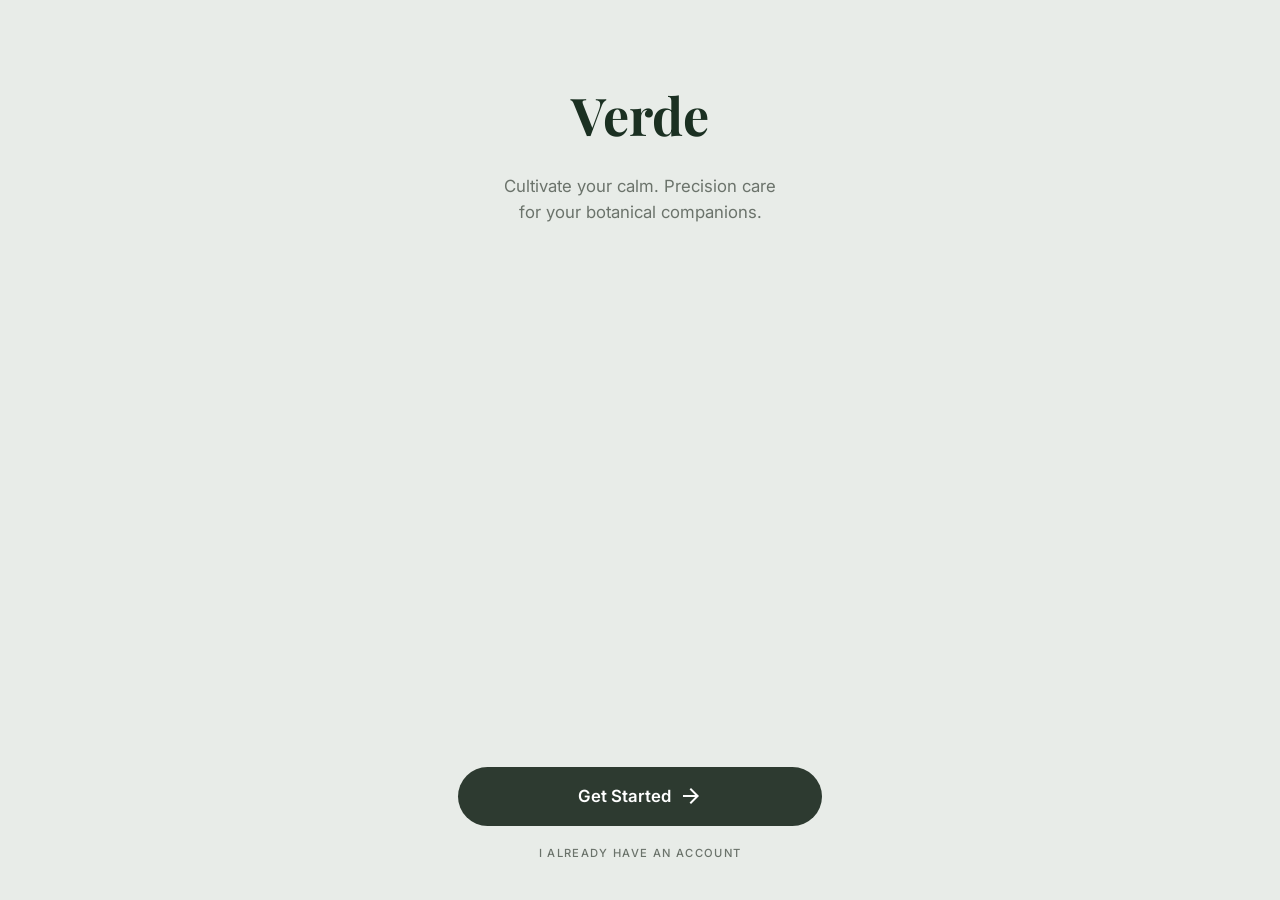
<file: aplicação/index.html>
<!DOCTYPE html>
<html lang="pt-PT">
<head>
  <meta charset="UTF-8">
  <meta name="viewport" content="width=device-width, initial-scale=1.0">
  <title>Verde — Capa</title>
  <link rel="preconnect" href="https://fonts.googleapis.com">
  <link rel="preconnect" href="https://fonts.gstatic.com" crossorigin>
  <link href="https://fonts.googleapis.com/css2?family=Inter:wght@400;500;600&family=Playfair+Display:wght@600;700&display=swap" rel="stylesheet">
  <link href="https://fonts.googleapis.com/icon?family=Material+Icons+Outlined" rel="stylesheet">
  <link rel="stylesheet" href="css/styles.css">
</head>
<body class="page-splash">
  <main class="splash">
    <h1 class="logo-serif">Verde</h1>
    <p class="splash-tagline">Cultivate your calm. Precision care for your botanical companions.</p>
    <a href="login.html" class="btn btn-primary btn-pill btn-wide">
      Get Started
      <span class="material-icons-outlined" aria-hidden="true">arrow_forward</span>
    </a>
    <a href="login.html" class="link-uppercase">I already have an account</a>
  </main>
  <script src="js/db.js"></script>
  <script src="js/auth.js"></script>
  <script>
    if (Auth.isLoggedIn()) {
      window.location.href = 'menu.html';
    }
  </script>
</body>
</html>
</file>
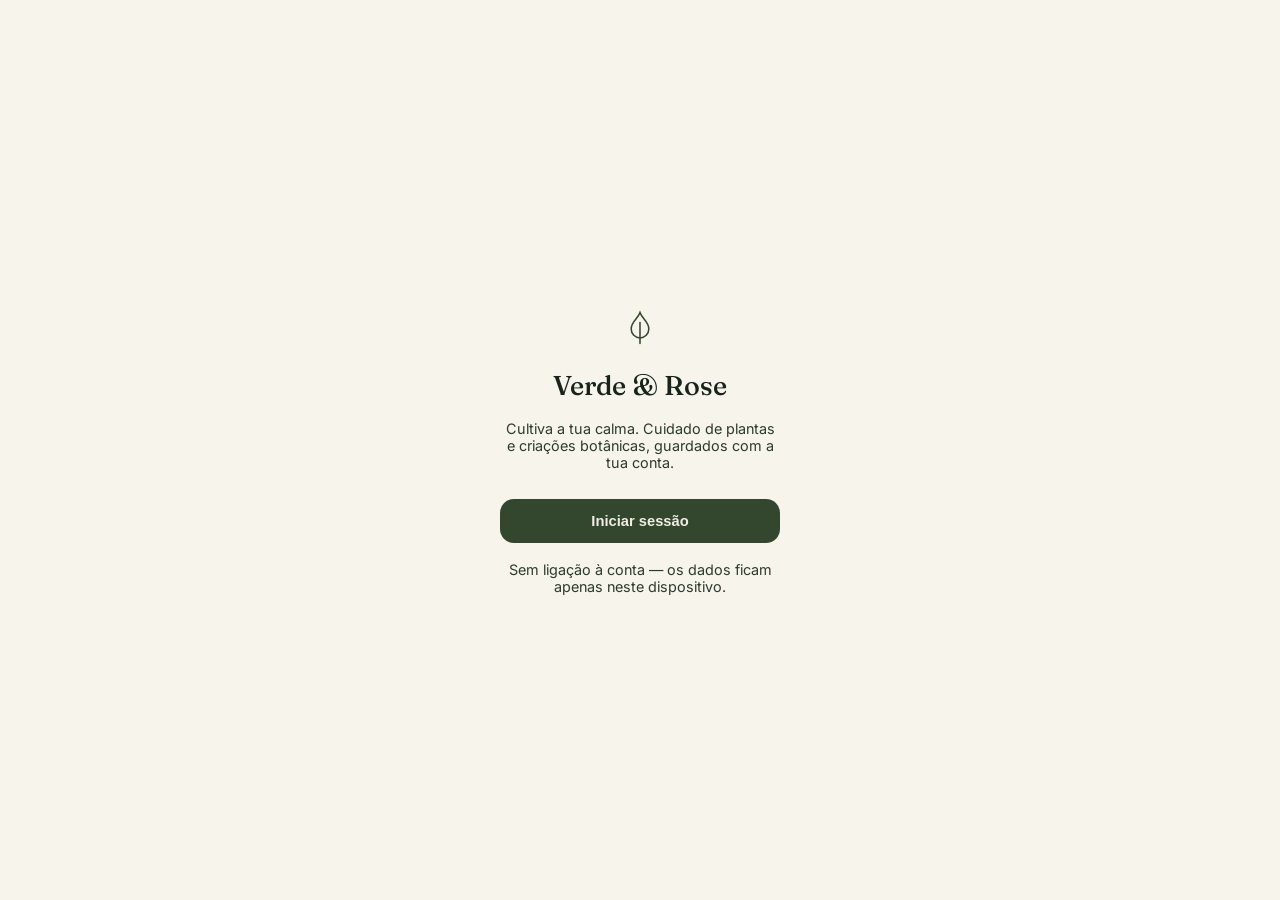
<file: verde-rose/index.html>
<!DOCTYPE html>
<html lang="pt">
<head>
<meta charset="UTF-8">
<meta name="viewport" content="width=device-width, initial-scale=1, viewport-fit=cover">
<meta name="apple-mobile-web-app-capable" content="yes">
<meta name="mobile-web-app-capable" content="yes">
<meta name="apple-mobile-web-app-status-bar-style" content="black-translucent">
<meta name="apple-mobile-web-app-title" content="Verde &amp; Rose">
<meta name="theme-color" content="#33472f">
<title>Verde & Rose</title>
<link rel="preconnect" href="https://fonts.googleapis.com">
<link rel="preconnect" href="https://fonts.gstatic.com" crossorigin>
<link href="https://fonts.googleapis.com/css2?family=Fraunces:ital,opsz,wght@0,9..144,400;0,9..144,600;1,9..144,500&family=Inter:wght@400;500;600&display=swap" rel="stylesheet">
<style>
:root{
  --ink:#17241a; --ink-soft:#2c3b2c;
  --cream:#f7f4ec; --card:#ffffff;
  --sage:#5c7357; --sage-deep:#33472f;
  --rose:#b96a5a;
  --gold:#9c7d3f;
  --line: rgba(23,36,26,0.1);
  box-sizing:border-box;
  padding-top: env(safe-area-inset-top,0px);
  padding-bottom: env(safe-area-inset-bottom,0px);
}
@media (prefers-color-scheme: dark){
  :root:not([data-theme="light"]){ --cream:#141b14; --card:#1c261c; --ink:#eee8dc; --ink-soft:#cfd6c9; --line: rgba(238,232,220,0.12); }
}
:root[data-theme="dark"]{ --cream:#141b14; --card:#1c261c; --ink:#eee8dc; --ink-soft:#cfd6c9; --line: rgba(238,232,220,0.12); }
*{margin:0;padding:0;box-sizing:border-box;}
html{scroll-padding-top: env(safe-area-inset-top,0px);}
html,body{height:100%;}
body{ background:var(--cream); color:var(--ink); font-family:'Inter',system-ui,sans-serif; max-width:480px; margin:0 auto; position:relative; min-height:100%; -webkit-font-smoothing:antialiased; overflow-x:hidden; }
.serif{font-family:'Fraunces',serif;}
[hidden]{display:none!important;}

/* ---- Gate / sign-in ---- */
#gate{ min-height:100%; display:flex; flex-direction:column; align-items:center; justify-content:center; padding:40px 28px; text-align:center; gap:18px; }
#gate .mark{width:44px;height:44px;color:var(--sage-deep);}
#gate h1{font-size:1.7rem; font-weight:500;}
#gate p{color:var(--ink-soft); font-size:.9rem; max-width:280px;}
.gate-identity{ display:flex; align-items:center; gap:10px; background:var(--card); border:1px solid var(--line); border-radius:16px; padding:10px 16px; margin-top:6px; }
.gate-identity img{width:34px;height:34px;border-radius:50%;}
.gate-identity span{font-size:.88rem; font-weight:600;}
.btn-solid-wide{ margin-top:10px; width:100%; max-width:280px; padding:14px; border-radius:14px; border:none; background:var(--sage-deep); color:#f2ede2; font-weight:600; font-size:.92rem; cursor:pointer; }
.gate-note{font-size:.72rem; color:var(--ink-soft); max-width:260px;}

/* header */
header{ position:sticky; top:0; z-index:20; padding: calc(16px + env(safe-area-inset-top,0px)) 20px 12px; background:var(--cream); display:flex; align-items:center; justify-content:space-between; border-bottom:1px solid var(--line); }
.brand{display:flex; align-items:center; gap:8px;}
.brand svg{width:24px;height:24px;}
.brand h1{font-size:1.1rem; font-weight:600; letter-spacing:.2px;}
.brand h1 span{color:var(--rose);}
.header-actions{display:flex; align-items:center; gap:8px;}
.icon-btn{ position:relative; background:none; border:1px solid var(--line); width:36px;height:36px;border-radius:50%; display:flex; align-items:center;justify-content:center; color:var(--ink); cursor:pointer; padding:0; overflow:hidden; }
.icon-btn img{width:100%;height:100%;object-fit:cover;}
.cart-badge{ position:absolute; top:-4px; right:-4px; background:var(--rose); color:#fff; font-size:.62rem; font-weight:600; width:16px;height:16px;border-radius:50%; display:flex;align-items:center;justify-content:center; }

main{padding: 16px 20px 100px;}
.tab{display:none;}
.tab.active{display:block; animation:fade .25s ease;}
@keyframes fade{from{opacity:0; transform:translateY(4px);} to{opacity:1;transform:none;}}

/* Jardim */
.stat-row{display:flex; gap:10px; margin-bottom:18px;}
.stat{ flex:1; background:var(--sage-deep); color:#f2ede2; border-radius:14px; padding:14px; }
.stat b{display:block; font-family:'Fraunces',serif; font-size:1.5rem;}
.stat span{font-size:.72rem; opacity:.85;}
.section-title{display:flex; align-items:baseline; justify-content:space-between; margin:22px 0 12px;}
.section-title h2{font-family:'Fraunces',serif; font-size:1.05rem; font-weight:600;}
.plant-card{ display:flex; gap:12px; background:var(--card); border:1px solid var(--line); border-radius:16px; padding:12px; margin-bottom:10px; align-items:center; }
.plant-thumb{ width:52px;height:52px;border-radius:12px; flex:none; background:linear-gradient(160deg,var(--sage),var(--sage-deep)); display:flex;align-items:center;justify-content:center; overflow:hidden; }
.plant-thumb img{width:100%;height:100%;object-fit:cover;}
.plant-thumb svg{width:26px;height:26px; color:#f2ede2;}
.plant-info{flex:1; min-width:0;}
.plant-info h3{font-size:.95rem; font-weight:600;}
.plant-info p{font-size:.75rem; color:var(--ink-soft); margin-top:2px;}
.plant-info .due{font-size:.72rem; margin-top:4px; font-weight:500;}
.due.late{color:var(--rose);} .due.ok{color:var(--sage);}
.water-btn{ border:none; background:var(--sage-deep); color:#f2ede2; font-size:.72rem; font-weight:600; padding:8px 12px; border-radius:10px; cursor:pointer; white-space:nowrap; }
.empty{ text-align:center; padding:36px 12px; color:var(--ink-soft); font-size:.85rem; border:1px dashed var(--line); border-radius:16px; }
.fab{ position:fixed; bottom:calc(84px + env(safe-area-inset-bottom,0px)); right:calc(50% - 220px); width:52px;height:52px;border-radius:50%; background:var(--rose); color:#fff; border:none; font-size:1.5rem; display:flex; align-items:center;justify-content:center; cursor:pointer; box-shadow:0 8px 20px rgba(185,106,90,.35); z-index:15; }
@media (max-width:480px){ .fab{right:20px;} }

/* Floricultura */
.hero-banner{ background:var(--sage-deep); color:#f2ede2; border-radius:18px; padding:22px 20px; margin-bottom:20px; position:relative; overflow:hidden; }
.hero-banner h2{font-family:'Fraunces',serif; font-size:1.3rem; font-weight:500; max-width:75%;}
.hero-banner p{font-size:.8rem; opacity:.85; margin-top:6px; max-width:80%;}
.hero-banner svg{position:absolute; right:-10px; bottom:-14px; width:100px; height:100px; opacity:.5;}
.chip-row{display:flex; gap:8px; overflow-x:auto; padding-bottom:6px; margin-bottom:6px;}
.chip{ flex:none; padding:7px 14px; border-radius:20px; border:1px solid var(--line); font-size:.78rem; background:var(--card); cursor:pointer; color:var(--ink); }
.chip.active{background:var(--sage-deep); color:#f2ede2; border-color:var(--sage-deep);}
.bouquet-grid{display:grid; grid-template-columns:1fr 1fr; gap:12px;}
.bouquet-card{background:var(--card); border:1px solid var(--line); border-radius:16px; overflow:hidden;}
.bouquet-art{height:100px; display:flex;align-items:center;justify-content:center;}
.bouquet-body{padding:10px 12px 12px;}
.bouquet-body h3{font-size:.85rem; font-weight:600; line-height:1.2;}
.bouquet-body .price{font-size:.8rem; color:var(--gold); font-weight:600; margin:4px 0 8px;}
.add-btn{width:100%; border:none; background:var(--sage-deep); color:#f2ede2; font-size:.75rem; font-weight:600; padding:8px; border-radius:9px; cursor:pointer;}
.add-btn.added{background:var(--rose);}

/* Assistente (AI) */
.ai-intro{color:var(--ink-soft); font-size:.85rem; margin-bottom:14px;}
.chat-log{display:flex; flex-direction:column; gap:10px; margin-bottom:14px;}
.bubble{max-width:88%; padding:11px 14px; border-radius:14px; font-size:.86rem; line-height:1.45; white-space:pre-wrap;}
.bubble.user{align-self:flex-end; background:var(--sage-deep); color:#f2ede2; border-bottom-right-radius:4px;}
.bubble.ai{align-self:flex-start; background:var(--card); border:1px solid var(--line); border-bottom-left-radius:4px;}
.ai-suggestions{display:flex; flex-wrap:wrap; gap:8px; margin-bottom:14px;}
.ai-chip{border:1px solid var(--line); background:var(--card); border-radius:14px; padding:8px 12px; font-size:.76rem; cursor:pointer; color:var(--ink);}
.ai-input-row{position:fixed; bottom:calc(64px + env(safe-area-inset-bottom,0px)); left:50%; transform:translateX(-50%); width:100%; max-width:480px; padding:8px 20px; background:var(--cream); display:flex; gap:8px; border-top:1px solid var(--line);}
.ai-input-row input{flex:1; padding:11px 14px; border-radius:22px; border:1px solid var(--line); background:var(--card); color:var(--ink); font-size:.85rem;}
.ai-input-row button{width:42px;height:42px;border-radius:50%; border:none; background:var(--sage-deep); color:#f2ede2; cursor:pointer; flex:none;}

/* Bottom nav */
nav.bottom{ position:fixed; bottom:0; left:50%; transform:translateX(-50%); width:100%; max-width:480px; background:var(--card); border-top:1px solid var(--line); display:flex; padding: 8px 8px calc(10px + env(safe-area-inset-bottom,0px)); z-index:20; }
nav.bottom button{ flex:1; background:none; border:none; display:flex; flex-direction:column; align-items:center; gap:3px; color:var(--ink-soft); font-size:.66rem; cursor:pointer; padding:4px; }
nav.bottom button svg{width:20px;height:20px;}
nav.bottom button.active{color:var(--sage-deep); font-weight:600;}

/* sheets */
.overlay{ position:fixed; inset:0; background:rgba(20,27,20,.5); z-index:30; display:none; align-items:flex-end; justify-content:center; }
.overlay.open{display:flex;}
.sheet{ background:var(--cream); width:100%; max-width:480px; border-radius:22px 22px 0 0; padding:20px 20px calc(24px + env(safe-area-inset-bottom,0px)); max-height:85vh; overflow-y:auto; }
.sheet h2{font-family:'Fraunces',serif; font-size:1.15rem; margin-bottom:16px;}
.field{margin-bottom:14px;}
.field label{display:block; font-size:.72rem; color:var(--sage-deep); font-weight:600; margin-bottom:5px; text-transform:uppercase; letter-spacing:.4px;}
.field input, .field select{ width:100%; padding:10px 12px; border:1px solid var(--line); border-radius:10px; background:var(--card); color:var(--ink); font-size:.9rem; font-family:'Inter',sans-serif; }
.photo-upload{ border:1.5px dashed var(--line); border-radius:14px; height:110px; display:flex; flex-direction:column; align-items:center; justify-content:center; gap:6px; cursor:pointer; color:var(--ink-soft); font-size:.75rem; overflow:hidden; position:relative; background:var(--card); }
.photo-upload img{position:absolute; inset:0; width:100%; height:100%; object-fit:cover;}
.photo-upload svg{width:24px;height:24px;}
.sheet-actions{display:flex; gap:10px; margin-top:18px;}
.btn-ghost{flex:1; padding:12px; border-radius:12px; border:1px solid var(--line); background:none; color:var(--ink); font-weight:600; font-size:.85rem; cursor:pointer;}
.btn-solid{flex:1.4; padding:12px; border-radius:12px; border:none; background:var(--sage-deep); color:#f2ede2; font-weight:600; font-size:.85rem; cursor:pointer;}
.cart-item{display:flex; justify-content:space-between; align-items:center; padding:10px 0; border-bottom:1px solid var(--line); font-size:.85rem;}
.cart-total{display:flex; justify-content:space-between; font-weight:600; padding-top:12px; font-family:'Fraunces',serif; font-size:1.05rem;}
.profile-row{display:flex; align-items:center; gap:12px; margin-bottom:18px;}
.profile-row img{width:52px;height:52px;border-radius:50%;}
.profile-row h3{font-size:1rem;}
.profile-row p{font-size:.78rem; color:var(--ink-soft);}
.toggle-row{display:flex; justify-content:space-between; align-items:center; padding:12px 0; border-top:1px solid var(--line);}
.switch{width:42px;height:24px;border-radius:20px; background:var(--line); position:relative; cursor:pointer; flex:none;}
.switch.on{background:var(--sage-deep);}
.switch i{position:absolute; top:2px; left:2px; width:20px;height:20px;border-radius:50%; background:#fff; transition:.2s;}
.switch.on i{left:20px;}
.toast{ position:fixed; bottom:96px; left:50%; transform:translateX(-50%); background:var(--sage-deep); color:#f2ede2; padding:10px 18px; border-radius:30px; font-size:.8rem; z-index:40; opacity:0; pointer-events:none; transition:opacity .25s; max-width:80%; text-align:center; }
.toast.show{opacity:1;}
</style>
</head>
<body>

<div id="gate">
  <svg class="mark" viewBox="0 0 40 40" fill="none" stroke="currentColor" stroke-width="1.4"><path d="M20 6c-2 6-8 8-8 15a8 8 0 0016 0c0-7-6-9-8-15z"/><path d="M20 15v19" stroke-linecap="round"/></svg>
  <h1 class="serif">Verde &amp; Rose</h1>
  <p>Cultiva a tua calma. Cuidado de plantas e criações botânicas, guardados com a tua conta.</p>
  <div class="gate-identity" id="gateIdentity" hidden>
    <img id="gateAvatar" alt="">
    <span id="gateName"></span>
  </div>
  <button class="btn-solid-wide" id="gateEnter">Iniciar sessão</button>
  <p class="gate-note" id="gateNote">A iniciar sessão com a tua conta Claude…</p>
</div>

<div id="app" hidden>
<header>
  <div class="brand">
    <svg viewBox="0 0 40 40" fill="none" stroke="currentColor" stroke-width="1.6"><path d="M20 6c-2 6-8 8-8 15a8 8 0 0016 0c0-7-6-9-8-15z"/><path d="M20 15v19" stroke-linecap="round"/></svg>
    <h1 class="serif">Verde <span>&amp; Rose</span></h1>
  </div>
  <div class="header-actions">
    <button class="icon-btn" id="profileBtn" aria-label="Perfil"><img id="navAvatar" alt=""></button>
    <button class="icon-btn" id="cartBtn" aria-label="Carrinho">
      <svg width="16" height="16" viewBox="0 0 24 24" fill="none" stroke="currentColor" stroke-width="1.8"><circle cx="9" cy="21" r="1"/><circle cx="19" cy="21" r="1"/><path d="M2 3h2l2.4 12.2a2 2 0 002 1.8h9.2a2 2 0 002-1.7L21 8H6"/></svg>
      <span class="cart-badge" id="cartBadge" style="display:none;">0</span>
    </button>
  </div>
</header>

<main>
  <section class="tab active" id="tab-jardim">
    <div class="stat-row">
      <div class="stat"><b id="statTotal">0</b><span>plantas no jardim</span></div>
      <div class="stat" style="background:var(--rose);"><b id="statDue">0</b><span>precisam de água</span></div>
    </div>
    <div class="section-title"><h2>O meu jardim</h2></div>
    <div id="plantList"></div>
  </section>

  <section class="tab" id="tab-flor">
    <div class="hero-banner">
      <svg viewBox="0 0 100 100" fill="none" stroke="#f2ede2" stroke-width="1.4"><path d="M50 12c-6 12-20 16-20 32a20 20 0 0040 0c0-16-14-20-20-32z"/></svg>
      <h2>Criações botânicas<br>sob medida</h2>
      <p>Arranjos frescos, colhidos ao amanhecer.</p>
    </div>
    <div class="chip-row" id="chipRow">
      <button class="chip active" data-f="todas">Todas</button>
      <button class="chip" data-f="romance">Romance</button>
      <button class="chip" data-f="rustico">Rústico &amp; Livre</button>
      <button class="chip" data-f="minimal">Minimal</button>
    </div>
    <div class="section-title"><h2>Arranjos em destaque</h2></div>
    <div class="bouquet-grid" id="bouquetGrid"></div>
  </section>

  <section class="tab" id="tab-ai">
    <p class="ai-intro">Pergunta ao nosso jardineiro-florista. Cuidados de plantas, escolha de arranjos, o que precisares.</p>
    <div class="ai-suggestions" id="aiSuggestions">
      <button class="ai-chip">Como cuido de uma Monstera?</button>
      <button class="ai-chip">Que flores duram mais tempo?</button>
      <button class="ai-chip">Porque amarelam as folhas?</button>
    </div>
    <div class="chat-log" id="chatLog"></div>
  </section>
</main>

<button class="fab" id="fabAdd" aria-label="Adicionar planta">+</button>
<div class="ai-input-row" id="aiInputRow" hidden>
  <input id="aiInput" placeholder="Escreve a tua pergunta…" autocomplete="off">
  <button id="aiSend" aria-label="Enviar">↑</button>
</div>

<nav class="bottom">
  <button class="active" data-tab="jardim">
    <svg viewBox="0 0 24 24" fill="none" stroke="currentColor" stroke-width="1.8"><path d="M12 3c-2.5 5-8 6-8 12a8 8 0 0016 0c0-6-5.5-7-8-12z"/></svg>
    Jardim
  </button>
  <button data-tab="flor">
    <svg viewBox="0 0 24 24" fill="none" stroke="currentColor" stroke-width="1.8"><circle cx="12" cy="12" r="3"/><path d="M12 2v4M12 18v4M4.9 4.9l2.8 2.8M16.3 16.3l2.8 2.8M2 12h4M18 12h4M4.9 19.1l2.8-2.8M16.3 7.7l2.8-2.8"/></svg>
    Floricultura
  </button>
  <button data-tab="ai">
    <svg viewBox="0 0 24 24" fill="none" stroke="currentColor" stroke-width="1.8"><path d="M12 3l1.8 4.6L18 9.4l-4.2 1.8L12 16l-1.8-4.8L6 9.4l4.2-1.8L12 3z"/><path d="M5 17l.8 2 2 .8-2 .8-.8 2-.8-2-2-.8 2-.8.8-2z"/></svg>
    Assistente
  </button>
</nav>
</div>

<!-- Add plant sheet -->
<div class="overlay" id="plantOverlay">
  <div class="sheet">
    <h2 id="plantSheetTitle">Adicionar planta</h2>
    <div class="field">
      <label>Foto</label>
      <div class="photo-upload" id="photoUpload">
        <svg viewBox="0 0 24 24" fill="none" stroke="currentColor" stroke-width="1.6"><rect x="3" y="6" width="18" height="14" rx="2"/><circle cx="12" cy="13" r="3.2"/><path d="M9 6l1-2h4l1 2"/></svg>
        <span id="photoLabel">Adicionar foto</span>
      </div>
      <input type="file" accept="image/*" id="photoInput" hidden>
    </div>
    <div class="field"><label>Nome da planta</label><input id="pName" placeholder="Ex: Monstera"></div>
    <div class="field"><label>Localização</label><input id="pLoc" placeholder="Ex: Sala de estar"></div>
    <div class="field"><label>Frequência de rega</label>
      <select id="pFreq">
        <option value="3">A cada 3 dias</option>
        <option value="7" selected>A cada semana</option>
        <option value="14">A cada 2 semanas</option>
        <option value="21">A cada 3 semanas</option>
      </select>
    </div>
    <button class="btn-ghost" id="pDelete" hidden style="width:100%; color:var(--rose); border-color:var(--rose); margin-bottom:10px;">Apagar planta</button>
    <div class="sheet-actions">
      <button class="btn-ghost" id="pCancel">Cancelar</button>
      <button class="btn-solid" id="pSave">Guardar planta</button>
    </div>
  </div>
</div>

<!-- Cart sheet -->
<div class="overlay" id="cartOverlay">
  <div class="sheet">
    <h2>O seu carrinho</h2>
    <div id="cartItems"></div>
    <div class="cart-total"><span>Total</span><span id="cartTotal">0,00 €</span></div>
    <div class="sheet-actions">
      <button class="btn-ghost" id="cartClose">Fechar</button>
      <button class="btn-solid" id="cartCheckout">Finalizar encomenda</button>
    </div>
  </div>
</div>

<!-- Profile sheet -->
<div class="overlay" id="profileOverlay">
  <div class="sheet">
    <h2>Perfil</h2>
    <div class="profile-row">
      <img id="profAvatar" alt="">
      <div><h3 id="profName">—</h3><p id="profEmail">—</p></div>
    </div>
    <div class="toggle-row">
      <span>Lembretes de rega</span>
      <div class="switch" id="remindersToggle"><i></i></div>
    </div>
    <div class="sheet-actions">
      <button class="btn-ghost" id="profClose">Fechar</button>
    </div>
  </div>
</div>

<div class="toast" id="toast"></div>

<script>
const DAY = 86400000;
const leaf = `<svg viewBox="0 0 24 24" fill="none" stroke="currentColor" stroke-width="1.6"><path d="M12 3c-2.5 5-8 6-8 12a8 8 0 0016 0c0-6-5.5-7-8-12z"/></svg>`;
const genericAvatar = 'data:image/svg+xml;utf8,' + encodeURIComponent(`<svg xmlns="http://www.w3.org/2000/svg" viewBox="0 0 40 40"><rect width="40" height="40" rx="20" fill="%235c7357"/><circle cx="20" cy="16" r="7" fill="%23f2ede2"/><path d="M6 36c1-8 8-13 14-13s13 5 14 13" fill="%23f2ede2"/></svg>`);

let claudeDb = null, claudeUser = null, claudeAssets = null, claudeSample = null;
let uid = null;
let plants = [], cart = [], remindersEnabled = true;
let bouquets = [
  {id:1, name:"Poesia de Peónias", cat:"romance", price:78, c1:"#e9d3cd", c2:"#c17a6b"},
  {id:2, name:"Tons Pastel", cat:"romance", price:52, c1:"#f0e2df", c2:"#d9a79b"},
  {id:3, name:"Verde Silvestre", cat:"rustico", price:45, c1:"#dfe6d5", c2:"#5c7357"},
  {id:4, name:"Colheita Rústica", cat:"rustico", price:63, c1:"#ece0c4", c2:"#9c7d3f"},
  {id:5, name:"Serenidade Zen", cat:"minimal", price:58, c1:"#e5e9e1", c2:"#33472f"},
  {id:6, name:"Cascata de Orquídeas", cat:"minimal", price:92, c1:"#f2f0ea", c2:"#7c8a72"},
];
let activeFilter = "todas";
let chatTurns = [];
let pendingPhotoId = null;

function showToast(msg){
  const t = document.getElementById('toast');
  t.textContent = msg; t.classList.add('show');
  clearTimeout(window._tt);
  window._tt = setTimeout(()=>t.classList.remove('show'), 2200);
}

/* ---------- local fallback (used when db/user are unavailable) ---------- */
function lsLoad(){
  try{ plants = JSON.parse(localStorage.getItem('vr_plants')||'[]'); }catch(e){ plants = []; }
  try{ cart = JSON.parse(localStorage.getItem('vr_cart')||'[]'); }catch(e){ cart = []; }
  if(!plants.length){
    plants = [{id:'p1', name:"Monstera", loc:"Sala de Estar", freq:7, lastWatered: Date.now()-6*DAY}];
  }
}
function lsSave(){
  try{ localStorage.setItem('vr_plants', JSON.stringify(plants)); }catch(e){}
  try{ localStorage.setItem('vr_cart', JSON.stringify(cart)); }catch(e){}
}

/* ---------- db-backed persistence ----------
   Path parity matters: doc() needs an EVEN segment count, collection()
   an ODD one. userCol() = "data/users/<uid>" (3, odd -> collection);
   every ref below is built by chaining off it so parity stays correct. */
function userCol(){ return claudeDb.collection('data/users/'+uid); }
function profileDoc(){ return userCol().doc('profile'); }      // 4 segments
function cartDoc(){ return userCol().doc('cart'); }             // 4 segments
function plantsCol(){ return userCol().doc('garden').collection('plants'); } // 5 segments

async function loadFromDb(){
  const snap = await plantsCol().get();
  plants = snap.docs.map(d=>({id:d.id, ...d.data()}));
  if(!plants.length){
    const seed = {name:"Monstera", loc:"Sala de Estar", freq:7, lastWatered: Date.now()-6*DAY, photoId:null};
    const ref = await plantsCol().add(seed);
    plants = [{id:ref.id, ...seed}];
  }
  try{
    const c = await cartDoc().get();
    cart = c.exists ? (c.data().items||[]) : [];
  }catch(e){ cart = []; }
  try{
    const p = await profileDoc().get();
    remindersEnabled = p.exists ? (p.data().remindersEnabled !== false) : true;
  }catch(e){ remindersEnabled = true; }
}
async function saveCart(){
  if(claudeDb && uid){ try{ await cartDoc().set({items: cart}); return; }catch(e){} }
  lsSave();
}
async function saveProfile(){
  if(claudeDb && uid){ try{ await profileDoc().set({remindersEnabled}); }catch(e){} }
}

/* ---------- rendering ---------- */
function daysUntil(p){ return Math.ceil((p.lastWatered + p.freq*DAY - Date.now())/DAY); }

function renderPlants(){
  const list = document.getElementById('plantList');
  list.innerHTML = '';
  if(!plants.length) list.innerHTML = '<div class="empty">Ainda não tem plantas. Toque em + para adicionar a primeira.</div>';
  let due = 0;
  plants.forEach(p=>{
    const d = daysUntil(p);
    if(d<=0) due++;
    const div = document.createElement('div');
    div.className = 'plant-card';
    div.style.cursor = 'pointer';
    const thumb = p.photoUrl ? `<img src="${p.photoUrl}" alt="">` : leaf;
    div.innerHTML = `
      <div class="plant-thumb">${thumb}</div>
      <div class="plant-info">
        <h3></h3>
        <p></p>
        <p class="due ${d<=0?'late':'ok'}">${d<=0 ? 'Regar hoje' : 'Regar em '+d+' dia'+(d===1?'':'s')}</p>
      </div>
      <button class="water-btn" data-id="${p.id}">Regar</button>
    `;
    div.querySelector('.plant-info h3').textContent = p.name;
    div.querySelector('.plant-info p').textContent = p.loc;
    div.addEventListener('click', (e)=>{
      if(e.target.closest('.water-btn')) return;
      openPlantEditor(p.id);
    });
    list.appendChild(div);
  });
  document.getElementById('statTotal').textContent = plants.length;
  document.getElementById('statDue').textContent = due;
  list.querySelectorAll('.water-btn').forEach(btn=>{
    btn.onclick = async (e)=>{
      e.stopPropagation();
      const p = plants.find(x=>x.id==btn.dataset.id);
      p.lastWatered = Date.now();
      if(claudeDb && uid){ try{ await plantsCol().doc(p.id).update({lastWatered:p.lastWatered}); }catch(e){} }
      else lsSave();
      renderPlants();
      showToast(p.name + ' foi regada 💧');
    };
  });
}

function renderBouquets(){
  const grid = document.getElementById('bouquetGrid');
  grid.innerHTML = '';
  bouquets.filter(b=>activeFilter==='todas'||b.cat===activeFilter).forEach(b=>{
    const inCart = cart.find(c=>c.id===b.id);
    const div = document.createElement('div');
    div.className = 'bouquet-card';
    div.innerHTML = `
      <div class="bouquet-art" style="background:linear-gradient(140deg,${b.c1},${b.c2});">
        <svg width="44" height="44" viewBox="0 0 40 40" fill="none" stroke="#ffffff" stroke-width="1.3" opacity=".9"><path d="M20 6c-2 6-8 8-8 15a8 8 0 0016 0c0-7-6-9-8-15z"/><path d="M20 15v19" stroke-linecap="round"/></svg>
      </div>
      <div class="bouquet-body">
        <h3></h3>
        <div class="price">${b.price.toFixed(2)} €</div>
        <button class="add-btn ${inCart?'added':''}" data-id="${b.id}">${inCart?'Adicionado ✓':'Adicionar'}</button>
      </div>`;
    div.querySelector('h3').textContent = b.name;
    grid.appendChild(div);
  });
  grid.querySelectorAll('.add-btn').forEach(btn=>{
    btn.onclick = async ()=>{
      const b = bouquets.find(x=>x.id==btn.dataset.id);
      if(!cart.find(c=>c.id===b.id)){
        cart.push({id:b.id, name:b.name, price:b.price});
        await saveCart(); updateCartBadge(); renderBouquets();
        showToast(b.name + ' adicionado ao carrinho');
      }
    };
  });
}

function updateCartBadge(){
  const badge = document.getElementById('cartBadge');
  if(cart.length){ badge.style.display='flex'; badge.textContent = cart.length; }
  else badge.style.display='none';
}
function renderCart(){
  const wrap = document.getElementById('cartItems');
  wrap.innerHTML = cart.length ? '' : '<p style="color:var(--ink-soft);font-size:.85rem;padding:10px 0;">O seu carrinho está vazio.</p>';
  let total = 0;
  cart.forEach(c=>{
    total += c.price;
    const row = document.createElement('div'); row.className='cart-item';
    const s1=document.createElement('span'), s2=document.createElement('span');
    s1.textContent=c.name; s2.textContent=c.price.toFixed(2)+' €';
    row.append(s1,s2); wrap.appendChild(row);
  });
  document.getElementById('cartTotal').textContent = total.toFixed(2) + ' €';
}

/* ---------- gate / identity ---------- */
async function initIdentity(){
  try{
    claudeUser = await window.claude.use('user');
    claudeDb = await window.claude.use('db');
    claudeAssets = await window.claude.use('assets');
    claudeSample = await window.claude.use('sample');
  }catch(e){}

  if(claudeUser){
    const me = await claudeUser.me();
    uid = me.id;
    document.getElementById('gateAvatar').src = me.avatarUrl || genericAvatar;
    document.getElementById('gateName').textContent = me.name || 'a tua conta Claude';
    document.getElementById('gateIdentity').hidden = false;
    document.getElementById('gateNote').textContent = uid
      ? 'Os teus dados ficam guardados nesta conta.'
      : 'Sem sessão detetada — os dados ficam apenas neste dispositivo.';
    document.getElementById('navAvatar').src = me.avatarUrl || genericAvatar;
    document.getElementById('profAvatar').src = me.avatarUrl || genericAvatar;
    document.getElementById('profName').textContent = me.name || 'Visitante';
    document.getElementById('profEmail').textContent = me.email || 'Email não disponível';
  } else {
    document.getElementById('gateNote').textContent = 'Sem ligação à conta — os dados ficam apenas neste dispositivo.';
    document.getElementById('navAvatar').src = genericAvatar;
    document.getElementById('profAvatar').src = genericAvatar;
    document.getElementById('profName').textContent = 'Visitante';
    document.getElementById('profEmail').textContent = '—';
  }
}

document.getElementById('gateEnter').onclick = async ()=>{
  document.getElementById('gate').hidden = true;
  document.getElementById('app').hidden = false;
  let usedDb = false;
  if(claudeDb && uid){
    try{ await loadFromDb(); usedDb = true; }
    catch(e){ showToast('Não foi possível ligar à conta — a guardar só neste dispositivo.'); }
  }
  if(!usedDb) lsLoad();
  document.getElementById('remindersToggle').classList.toggle('on', remindersEnabled);
  renderPlants(); renderBouquets(); updateCartBadge();
};

/* ---------- nav ---------- */
document.querySelectorAll('nav.bottom button').forEach(btn=>{
  btn.onclick = ()=>{
    document.querySelectorAll('nav.bottom button').forEach(b=>b.classList.remove('active'));
    btn.classList.add('active');
    document.querySelectorAll('.tab').forEach(t=>t.classList.remove('active'));
    document.getElementById('tab-'+btn.dataset.tab).classList.add('active');
    document.getElementById('fabAdd').style.display = btn.dataset.tab==='jardim' ? 'flex' : 'none';
    document.getElementById('aiInputRow').hidden = btn.dataset.tab!=='ai';
  };
});

document.getElementById('chipRow').addEventListener('click', e=>{
  const chip = e.target.closest('.chip'); if(!chip) return;
  document.querySelectorAll('.chip').forEach(c=>c.classList.remove('active'));
  chip.classList.add('active'); activeFilter = chip.dataset.f; renderBouquets();
});

/* ---------- add / edit plant sheet + photo upload ---------- */
const plantOverlay = document.getElementById('plantOverlay');
const pDeleteBtn = document.getElementById('pDelete');
let editingPlantId = null;
const defaultPhotoHTML = `<svg viewBox="0 0 24 24" fill="none" stroke="currentColor" stroke-width="1.6"><rect x="3" y="6" width="18" height="14" rx="2"/><circle cx="12" cy="13" r="3.2"/><path d="M9 6l1-2h4l1 2"/></svg><span id="photoLabel">Adicionar foto</span>`;

function resetPlantSheet(){
  editingPlantId = null;
  pendingPhotoId = null;
  document.getElementById('plantSheetTitle').textContent = 'Adicionar planta';
  document.getElementById('pSave').textContent = 'Guardar planta';
  document.getElementById('pName').value = '';
  document.getElementById('pLoc').value = '';
  document.getElementById('pFreq').value = '7';
  document.getElementById('photoUpload').innerHTML = defaultPhotoHTML;
  pDeleteBtn.hidden = true;
  pDeleteBtn.textContent = 'Apagar planta';
}
function openPlantEditor(id){
  const p = plants.find(x=>x.id===id); if(!p) return;
  editingPlantId = id;
  pendingPhotoId = p.photoId || null;
  document.getElementById('plantSheetTitle').textContent = 'Editar planta';
  document.getElementById('pSave').textContent = 'Guardar alterações';
  document.getElementById('pName').value = p.name;
  document.getElementById('pLoc').value = p.loc;
  document.getElementById('pFreq').value = String(p.freq);
  document.getElementById('photoUpload').innerHTML = p.photoUrl ? `<img src="${p.photoUrl}" alt="">` : defaultPhotoHTML;
  pDeleteBtn.hidden = false;
  pDeleteBtn.textContent = 'Apagar planta';
  plantOverlay.classList.add('open');
}
document.getElementById('fabAdd').onclick = ()=>{ resetPlantSheet(); plantOverlay.classList.add('open'); };
document.getElementById('pCancel').onclick = ()=>{ plantOverlay.classList.remove('open'); resetPlantSheet(); };
document.getElementById('photoUpload').onclick = ()=> document.getElementById('photoInput').click();
document.getElementById('photoInput').onchange = async (e)=>{
  const file = e.target.files[0]; if(!file) return;
  const box = document.getElementById('photoUpload');
  document.getElementById('photoLabel').textContent = 'A carregar…';
  if(claudeAssets){
    try{
      const res = await claudeAssets.upload(file);
      pendingPhotoId = res.id;
      box.innerHTML = `<img src="${res.url}" alt="">`;
    }catch(err){
      document.getElementById('photoLabel').textContent = 'Falhou — tenta outra foto';
    }
  } else {
    pendingPhotoId = null;
    const reader = new FileReader();
    reader.onload = ()=>{ box.innerHTML = `<img src="${reader.result}" alt="">`; };
    reader.readAsDataURL(file);
  }
};
document.getElementById('pSave').onclick = async ()=>{
  const name = document.getElementById('pName').value.trim();
  if(!name){ document.getElementById('pName').focus(); return; }
  const loc = document.getElementById('pLoc').value.trim() || 'Sem localização';
  const freq = parseInt(document.getElementById('pFreq').value, 10);
  const photoImg = document.querySelector('#photoUpload img');
  const photoUrl = photoImg ? photoImg.src : null;

  if(editingPlantId){
    const p = plants.find(x=>x.id===editingPlantId);
    Object.assign(p, {name, loc, freq, photoId: pendingPhotoId || null, photoUrl});
    if(claudeDb && uid){
      try{ await plantsCol().doc(editingPlantId).update({name, loc, freq, photoId: pendingPhotoId || null}); }
      catch(e){ showToast('Não foi possível sincronizar — guardado só neste dispositivo.'); }
    } else lsSave();
    showToast(name + ' atualizada');
  } else {
    if(claudeDb && uid){
      const doc = {name, loc, freq, lastWatered: Date.now(), photoId: pendingPhotoId || null};
      try{
        const ref = await plantsCol().add(doc);
        plants.push({id: ref.id, ...doc, photoUrl});
      }catch(e){
        plants.push({id: 'p'+Date.now(), ...doc, photoUrl});
        showToast('Não foi possível sincronizar — guardado só neste dispositivo.');
      }
    } else {
      plants.push({id: 'p'+Date.now(), name, loc, freq, lastWatered: Date.now(), photoUrl});
      lsSave();
    }
    showToast(name + ' adicionada ao jardim 🌿');
  }
  renderPlants();
  plantOverlay.classList.remove('open');
  resetPlantSheet();
};
pDeleteBtn.onclick = async ()=>{
  if(!editingPlantId) return;
  if(pDeleteBtn.textContent !== 'Confirmar eliminação'){
    pDeleteBtn.textContent = 'Confirmar eliminação';
    return;
  }
  const id = editingPlantId;
  const p = plants.find(x=>x.id===id);
  plants = plants.filter(x=>x.id!==id);
  if(claudeDb && uid){
    try{ await plantsCol().doc(id).delete(); }
    catch(e){ showToast('Não foi possível sincronizar a eliminação.'); }
  } else lsSave();
  renderPlants();
  plantOverlay.classList.remove('open');
  resetPlantSheet();
  showToast((p ? p.name : 'Planta') + ' foi removida');
};

/* ---------- cart sheet ---------- */
const cartOverlay = document.getElementById('cartOverlay');
document.getElementById('cartBtn').onclick = ()=>{ renderCart(); cartOverlay.classList.add('open'); };
document.getElementById('cartClose').onclick = ()=> cartOverlay.classList.remove('open');
document.getElementById('cartCheckout').onclick = async ()=>{
  if(!cart.length) return;
  cart = []; await saveCart(); updateCartBadge(); renderBouquets();
  cartOverlay.classList.remove('open');
  showToast('Encomenda confirmada — obrigado! 💐');
};

/* ---------- profile sheet ---------- */
const profileOverlay = document.getElementById('profileOverlay');
document.getElementById('profileBtn').onclick = ()=> profileOverlay.classList.add('open');
document.getElementById('profClose').onclick = ()=> profileOverlay.classList.remove('open');
document.getElementById('remindersToggle').onclick = async function(){
  remindersEnabled = !remindersEnabled;
  this.classList.toggle('on', remindersEnabled);
  await saveProfile();
};

[plantOverlay, cartOverlay, profileOverlay].forEach(ov=>{
  ov.addEventListener('click', e=>{
    if(e.target===ov){ ov.classList.remove('open'); if(ov===plantOverlay) resetPlantSheet(); }
  });
});

/* ---------- AI assistant ---------- */
function addBubble(role, text){
  const log = document.getElementById('chatLog');
  const b = document.createElement('div');
  b.className = 'bubble ' + role;
  b.textContent = text;
  log.appendChild(b);
  b.scrollIntoView({behavior:'smooth', block:'end'});
  return b;
}
async function askAI(question){
  if(!question.trim()) return;
  document.getElementById('aiSuggestions').style.display = 'none';
  addBubble('user', question);
  chatTurns.push({role:'user', content: question});
  const aiBubble = addBubble('ai', 'A pensar…');
  const instructions = 'És o jardineiro-florista da app Verde & Rose. Responde em português europeu, de forma calorosa, prática e breve (máx. 4 frases), sobre cuidado de plantas ou escolha de flores/arranjos.';
  const turns = [{role:'user', content: instructions}, ...chatTurns];

  if(claudeSample){
    // Dentro do Claude: usa a capacidade "sample" nativa do artefacto.
    try{
      const {text} = await claudeSample(turns, {
        modelTier:'quick', cache:false,
        onText: ({text})=>{ aiBubble.textContent = text; }
      });
      chatTurns.push({role:'assistant', content:text});
    }catch(err){
      aiBubble.textContent = err.code === 'not_granted'
        ? 'É preciso autorizar o assistente para responder.'
        : 'Não foi possível obter resposta agora. Tenta novamente.';
    }
    return;
  }

  // Fora do Claude: chama a tua própria função de servidor, que guarda a
  // chave da API em segurança. Ver netlify/functions/ask.js.
  try{
    const res = await fetch('/.netlify/functions/ask', {
      method: 'POST',
      headers: {'content-type':'application/json'},
      body: JSON.stringify({turns})
    });
    const data = await res.json();
    if(!res.ok) throw new Error(data.error || 'erro');
    aiBubble.textContent = data.text;
    chatTurns.push({role:'assistant', content:data.text});
  }catch(err){
    aiBubble.textContent = 'O assistente ainda não está configurado neste site (falta a função de servidor com a chave da API).';
  }
}
document.getElementById('aiSend').onclick = ()=>{
  const input = document.getElementById('aiInput');
  const q = input.value; input.value=''; askAI(q);
};
document.getElementById('aiInput').addEventListener('keydown', e=>{
  if(e.key==='Enter'){ e.preventDefault(); document.getElementById('aiSend').click(); }
});
document.getElementById('aiSuggestions').addEventListener('click', e=>{
  const chip = e.target.closest('.ai-chip'); if(!chip) return;
  askAI(chip.textContent);
});

initIdentity();
</script>
</body>
</html>
</file>
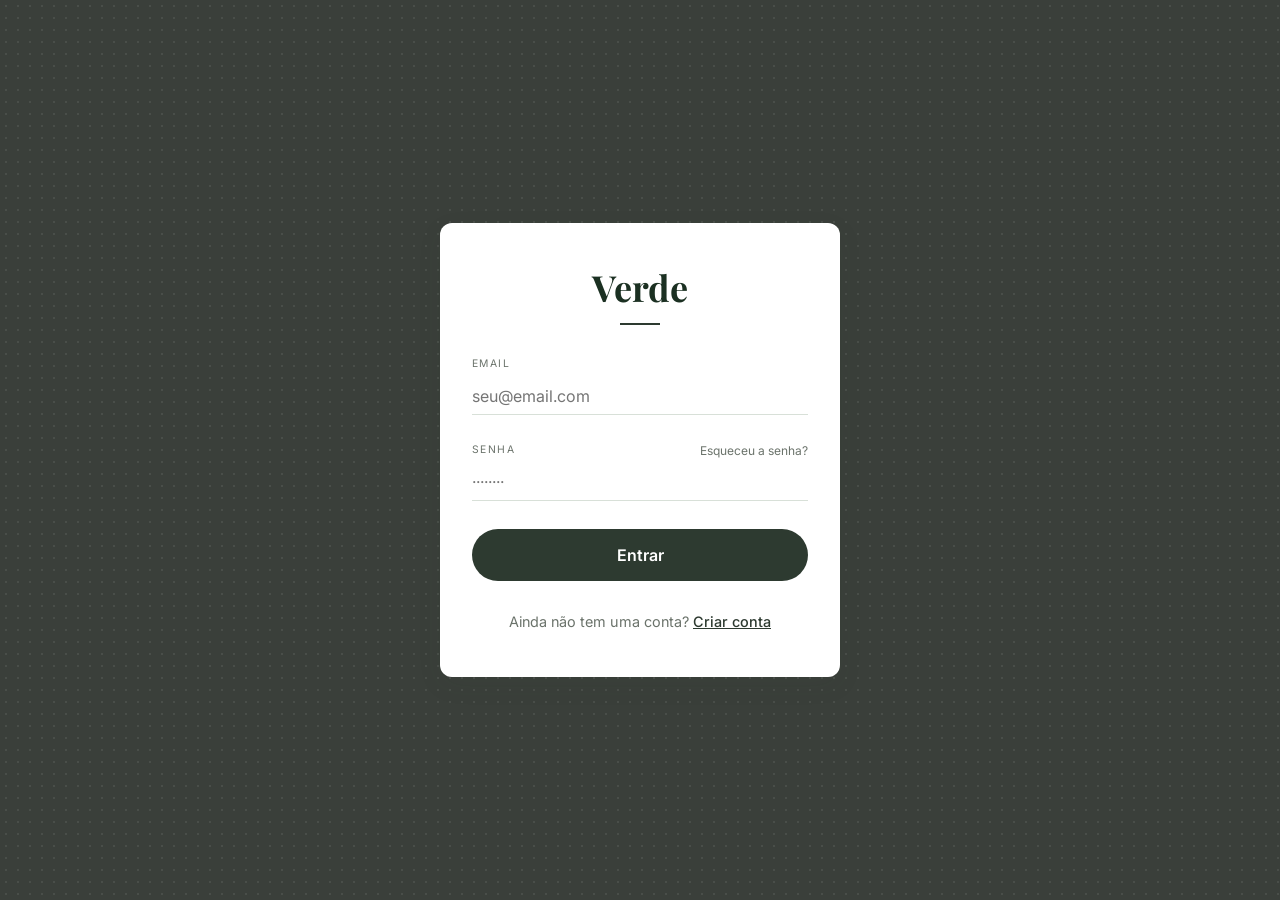
<file: aplicação/adicionar-planta.html>
<!DOCTYPE html>
<html lang="pt-PT">
<head>
  <meta charset="UTF-8">
  <meta name="viewport" content="width=device-width, initial-scale=1.0">
  <title>Verde — Adicionar Planta</title>
  <link rel="preconnect" href="https://fonts.googleapis.com">
  <link rel="preconnect" href="https://fonts.gstatic.com" crossorigin>
  <link href="https://fonts.googleapis.com/css2?family=Inter:wght@400;500;600&family=Playfair+Display:wght@600;700&display=swap" rel="stylesheet">
  <link href="https://fonts.googleapis.com/icon?family=Material+Icons+Outlined" rel="stylesheet">
  <link rel="stylesheet" href="css/styles.css">
</head>
<body class="page-app page-form">
  <header class="form-header">
    <a href="armario.html" class="nav-icon" aria-label="Voltar">
      <span class="material-icons-outlined">arrow_back</span>
    </a>
    <h2 class="page-title-serif form-title">Adicionar Planta</h2>
    <span class="nav-icon"></span>
  </header>
  <main class="form-main">
    <label class="photo-upload" id="photo-label">
      <input type="file" id="photo" accept="image/*" hidden>
      <span class="material-icons-outlined photo-icon">photo_camera</span>
      <span class="photo-text">Adicionar foto</span>
      <img id="photo-preview" alt="" hidden>
    </label>
    <form id="plant-form" class="plant-form">
      <div class="field">
        <label for="nome">Nome da planta</label>
        <input type="text" id="nome" placeholder="Ex: Ficus" required>
      </div>
      <div class="field">
        <label for="especie">Espécie (opcional)</label>
        <input type="text" id="especie" placeholder="Ex: Ficus elastica">
      </div>
      <div class="field">
        <label for="frequencia">Frequência de rega</label>
        <div class="select-wrap">
          <select id="frequencia" required>
            <option value="">Selecione a frequência</option>
            <option value="2">A cada 2 dias</option>
            <option value="3">A cada 3 dias</option>
            <option value="5">A cada 5 dias</option>
            <option value="7">Semanal</option>
            <option value="14">Quinzenal</option>
          </select>
          <span class="material-icons-outlined select-chevron">expand_more</span>
        </div>
      </div>
      <div class="field">
        <label for="localizacao">Localização</label>
        <input type="text" id="localizacao" placeholder="Ex: Sala de Estar" required>
      </div>
      <p class="form-error" id="form-error" hidden></p>
      <button type="submit" class="btn btn-primary btn-pill btn-wide">Guardar Planta</button>
    </form>
  </main>
  <script src="js/db.js"></script>
  <script src="js/auth.js"></script>
  <script src="js/plants.js"></script>
  <script src="js/form-planta.js"></script>
  <script>
    Auth.requireAuth();
    FormPlanta.init({ mode: 'create', redirect: 'armario.html' });
  </script>
</body>
</html>
</file>
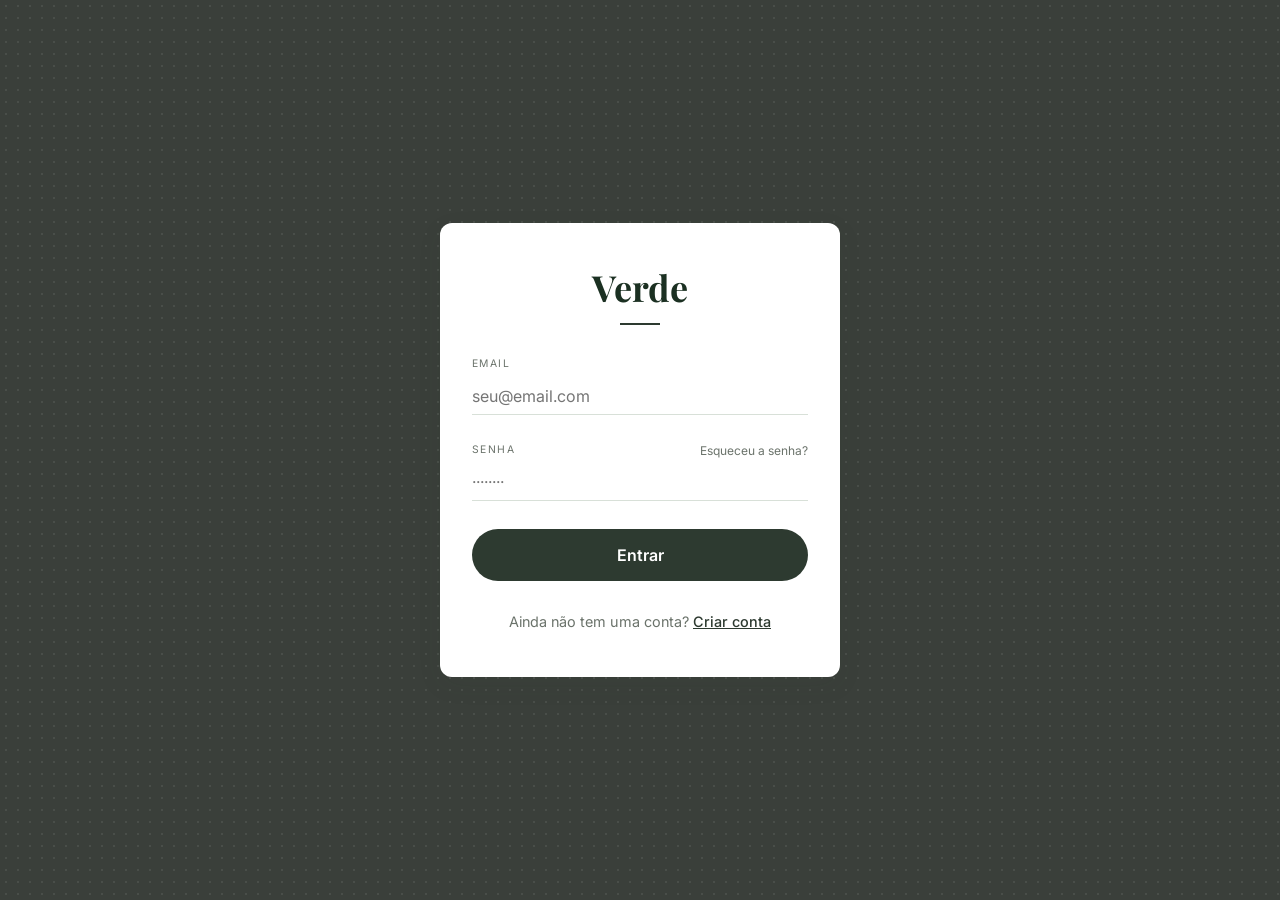
<file: aplicação/alertas.html>
<!DOCTYPE html>
<html lang="pt-PT">
<head>
  <meta charset="UTF-8">
  <meta name="viewport" content="width=device-width, initial-scale=1.0">
  <title>Verde — Alertas</title>
  <link rel="preconnect" href="https://fonts.googleapis.com">
  <link rel="preconnect" href="https://fonts.gstatic.com" crossorigin>
  <link href="https://fonts.googleapis.com/css2?family=Inter:wght@400;500;600&family=Playfair+Display:wght@600;700&display=swap" rel="stylesheet">
  <link href="https://fonts.googleapis.com/icon?family=Material+Icons+Outlined" rel="stylesheet">
  <link rel="stylesheet" href="css/styles.css">
</head>
<body class="page-app">
  <header class="app-header">
    <a href="menu.html" class="nav-icon"><span class="material-icons-outlined">menu</span></a>
    <h1 class="logo-serif logo-sm">Verde</h1>
    <span class="nav-icon muted"></span>
  </header>
  <main class="alerts-main">
    <h2 class="page-title-serif">Alertas</h2>
    <div id="alerts-list" class="alerts-list"></div>
  </main>
  <nav class="bottom-nav" data-active="alerts"></nav>
  <script src="js/db.js"></script>
  <script src="js/auth.js"></script>
  <script src="js/plants.js"></script>
  <script src="js/ui.js"></script>
  <script>
    Auth.requireAuth();
    UI.renderBottomNav('alerts');
    const user = Auth.currentUser();
    const plants = Plants.listForUser(user.id);
    const alerts = [];
    plants.forEach(p => {
      const st = Plants.getStatus(p);
      if (st === 'rega') alerts.push({ plant: p, type: 'rega', text: 'Precisa de água', icon: 'water_drop' });
      else if (st === 'adubar') alerts.push({ plant: p, type: 'adubar', text: 'Adubar', icon: 'science' });
    });
    const container = document.getElementById('alerts-list');
    if (!alerts.length) {
      container.innerHTML = '<p class="empty-state">Não existem alertas ativos. Todas as plantas estão em dia.</p>';
    } else {
      container.innerHTML = alerts.map(a =>
        '<a href="editar-planta.html?id=' + encodeURIComponent(a.plant.id) + '" class="alert-card alert-' + a.type + '">' +
        '<span class="material-icons-outlined">' + a.icon + '</span>' +
        '<div><strong>' + escapeHtml(a.plant.nome) + '</strong><span>' + a.text + ' · ' + escapeHtml(a.plant.localizacao) + '</span></div>' +
        '<span class="material-icons-outlined chevron">chevron_right</span></a>'
      ).join('');
    }
    function escapeHtml(s) {
      const d = document.createElement('div');
      d.textContent = s;
      return d.innerHTML;
    }
  </script>
</body>
</html>
</file>
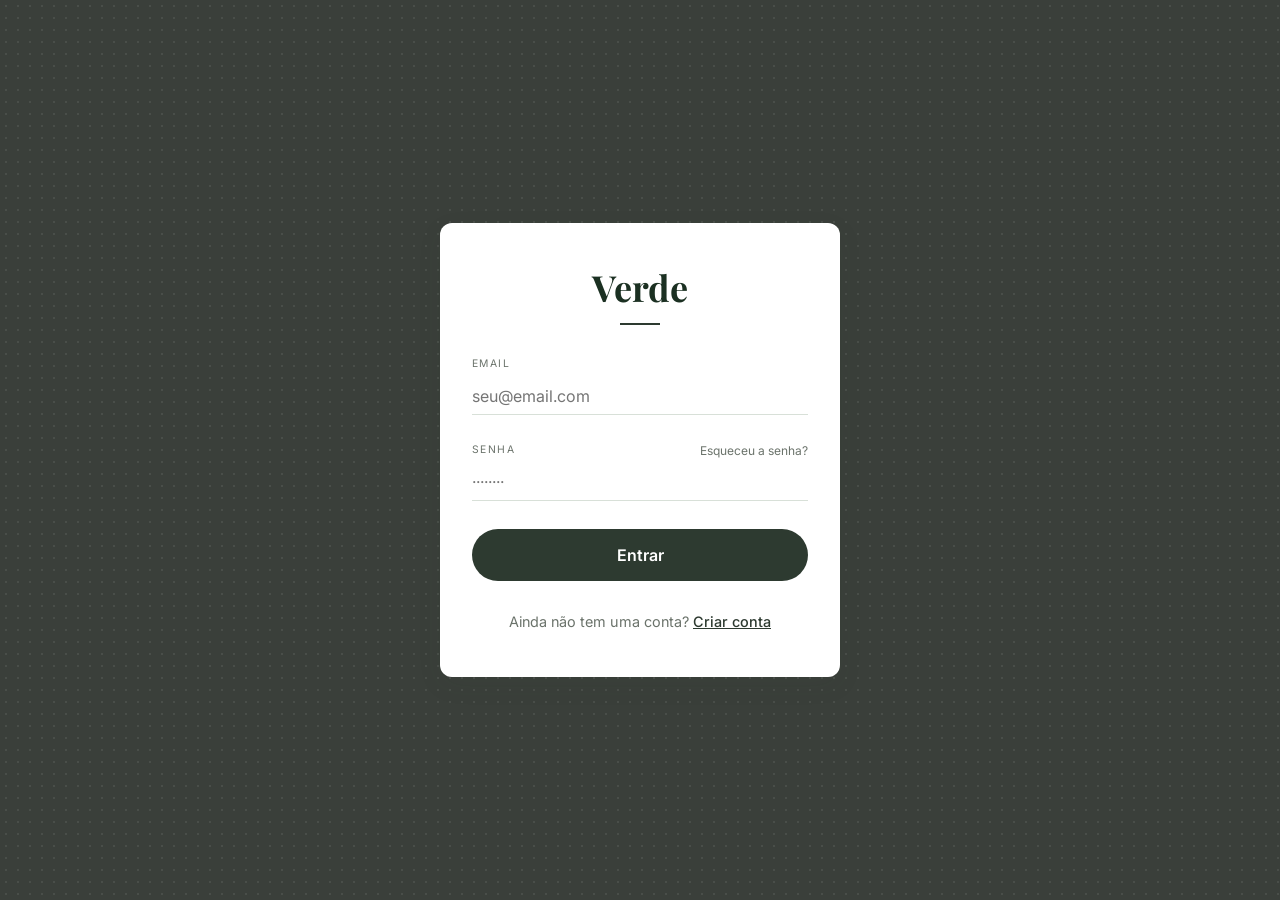
<file: aplicação/armario.html>
<!DOCTYPE html>
<html lang="pt-PT">
<head>
  <meta charset="UTF-8">
  <meta name="viewport" content="width=device-width, initial-scale=1.0">
  <title>Verde — O Meu Armário</title>
  <link rel="preconnect" href="https://fonts.googleapis.com">
  <link rel="preconnect" href="https://fonts.gstatic.com" crossorigin>
  <link href="https://fonts.googleapis.com/css2?family=Inter:wght@400;500;600&family=Playfair+Display:wght@600;700&display=swap" rel="stylesheet">
  <link href="https://fonts.googleapis.com/icon?family=Material+Icons+Outlined" rel="stylesheet">
  <link rel="stylesheet" href="css/styles.css">
</head>
<body class="page-app">
  <header class="app-header">
    <a href="menu.html" class="nav-icon" aria-label="Menu"><span class="material-icons-outlined">menu</span></a>
    <h1 class="logo-serif logo-sm">Verde</h1>
    <button type="button" class="nav-icon btn-icon" id="btn-search-toggle" aria-label="Pesquisar">
      <span class="material-icons-outlined">search</span>
    </button>
  </header>
  <div class="search-bar" id="search-bar" hidden>
    <span class="material-icons-outlined">search</span>
    <input type="search" id="search-input" placeholder="Pesquisar plantas..." autocomplete="off">
    <button type="button" class="btn-icon" id="btn-search-clear" aria-label="Limpar">
      <span class="material-icons-outlined">close</span>
    </button>
  </div>
  <main class="cabinet-main">
    <div class="cabinet-head">
      <h2 class="page-title-serif">O Meu Armário</h2>
      <a href="adicionar-planta.html" class="fab-add" aria-label="Adicionar planta">
        <span class="material-icons-outlined">add</span>
      </a>
    </div>
    <div class="filter-pills" role="tablist">
      <button type="button" class="pill active" data-filter="todas">Todas</button>
      <button type="button" class="pill" data-filter="rega">Rega</button>
      <button type="button" class="pill" data-filter="adubar">Adubar</button>
    </div>
    <div id="plant-list" class="plant-list"></div>
    <p id="empty-state" class="empty-state" hidden>Ainda não tem plantas. Toque em + para adicionar.</p>
  </main>
  <nav class="bottom-nav" data-active="cabinet"></nav>
  <script src="js/db.js"></script>
  <script src="js/auth.js"></script>
  <script src="js/plants.js"></script>
  <script src="js/ui.js"></script>
  <script src="js/armario.js"></script>
</body>
</html>
</file>
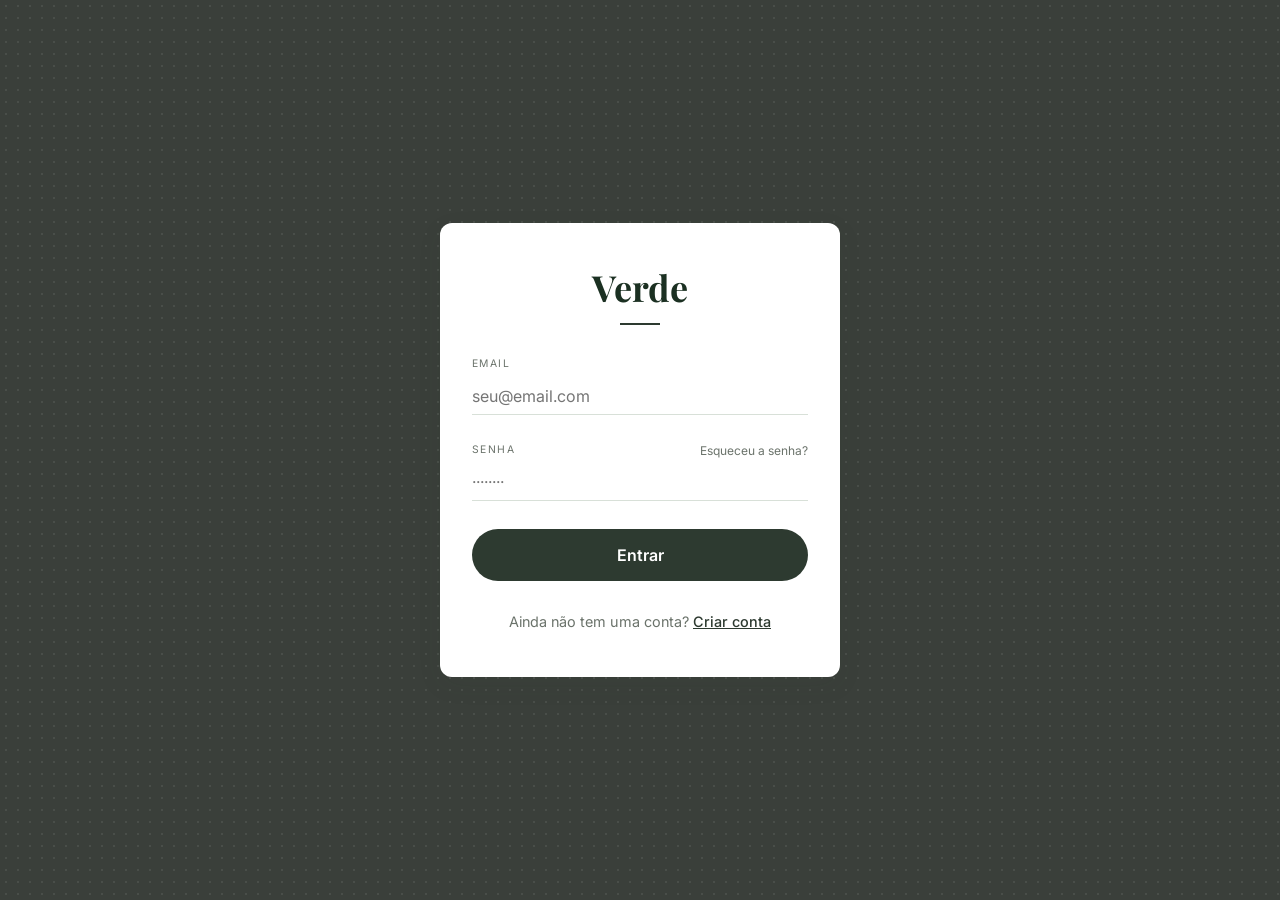
<file: aplicação/editar-planta.html>
<!DOCTYPE html>
<html lang="pt-PT">
<head>
  <meta charset="UTF-8">
  <meta name="viewport" content="width=device-width, initial-scale=1.0">
  <title>Verde — Editar / Eliminar</title>
  <link rel="preconnect" href="https://fonts.googleapis.com">
  <link rel="preconnect" href="https://fonts.gstatic.com" crossorigin>
  <link href="https://fonts.googleapis.com/css2?family=Inter:wght@400;500;600&family=Playfair+Display:wght@600;700&display=swap" rel="stylesheet">
  <link href="https://fonts.googleapis.com/icon?family=Material+Icons+Outlined" rel="stylesheet">
  <link rel="stylesheet" href="css/styles.css">
</head>
<body class="page-app page-form">
  <header class="form-header">
    <a href="armario.html" class="nav-icon" aria-label="Voltar">
      <span class="material-icons-outlined">arrow_back</span>
    </a>
    <h2 class="page-title-serif form-title">Editar / Eliminar</h2>
    <span class="nav-icon"></span>
  </header>
  <main class="form-main">
    <label class="photo-upload" id="photo-label">
      <input type="file" id="photo" accept="image/*" hidden>
      <span class="material-icons-outlined photo-icon">photo_camera</span>
      <span class="photo-text">Alterar foto</span>
      <img id="photo-preview" alt="" hidden>
    </label>
    <form id="plant-form" class="plant-form">
      <div class="field">
        <label for="nome">Nome da planta</label>
        <input type="text" id="nome" required>
      </div>
      <div class="field">
        <label for="especie">Espécie (opcional)</label>
        <input type="text" id="especie">
      </div>
      <div class="field">
        <label for="frequencia">Frequência de rega</label>
        <div class="select-wrap">
          <select id="frequencia" required>
            <option value="2">A cada 2 dias</option>
            <option value="3">A cada 3 dias</option>
            <option value="5">A cada 5 dias</option>
            <option value="7">Semanal</option>
            <option value="14">Quinzenal</option>
          </select>
          <span class="material-icons-outlined select-chevron">expand_more</span>
        </div>
      </div>
      <div class="field">
        <label for="localizacao">Localização</label>
        <input type="text" id="localizacao" required>
      </div>
      <p class="form-error" id="form-error" hidden></p>
      <button type="submit" class="btn btn-primary btn-pill btn-wide">Guardar alterações</button>
    </form>
    <button type="button" id="btn-delete" class="btn btn-danger btn-pill btn-wide">
      <span class="material-icons-outlined">delete_outline</span>
      Eliminar planta
    </button>
    <button type="button" id="btn-watered" class="btn btn-secondary btn-pill btn-wide">
      Marcar rega como feita
    </button>
  </main>
  <script src="js/db.js"></script>
  <script src="js/auth.js"></script>
  <script src="js/plants.js"></script>
  <script src="js/form-planta.js"></script>
  <script>
    Auth.requireAuth();
    const params = new URLSearchParams(window.location.search);
    const id = params.get('id');
    if (!id) window.location.href = 'armario.html';
    FormPlanta.init({ mode: 'edit', id, redirect: 'armario.html' });

    document.getElementById('btn-delete').addEventListener('click', function () {
      if (confirm('Tem a certeza que deseja eliminar esta planta?')) {
        Plants.remove(id);
        window.location.href = 'armario.html';
      }
    });

    document.getElementById('btn-watered').addEventListener('click', function () {
      Plants.markWatered(id);
      alert('Rega registada. A próxima data foi atualizada.');
      window.location.reload();
    });
  </script>
</body>
</html>
</file>
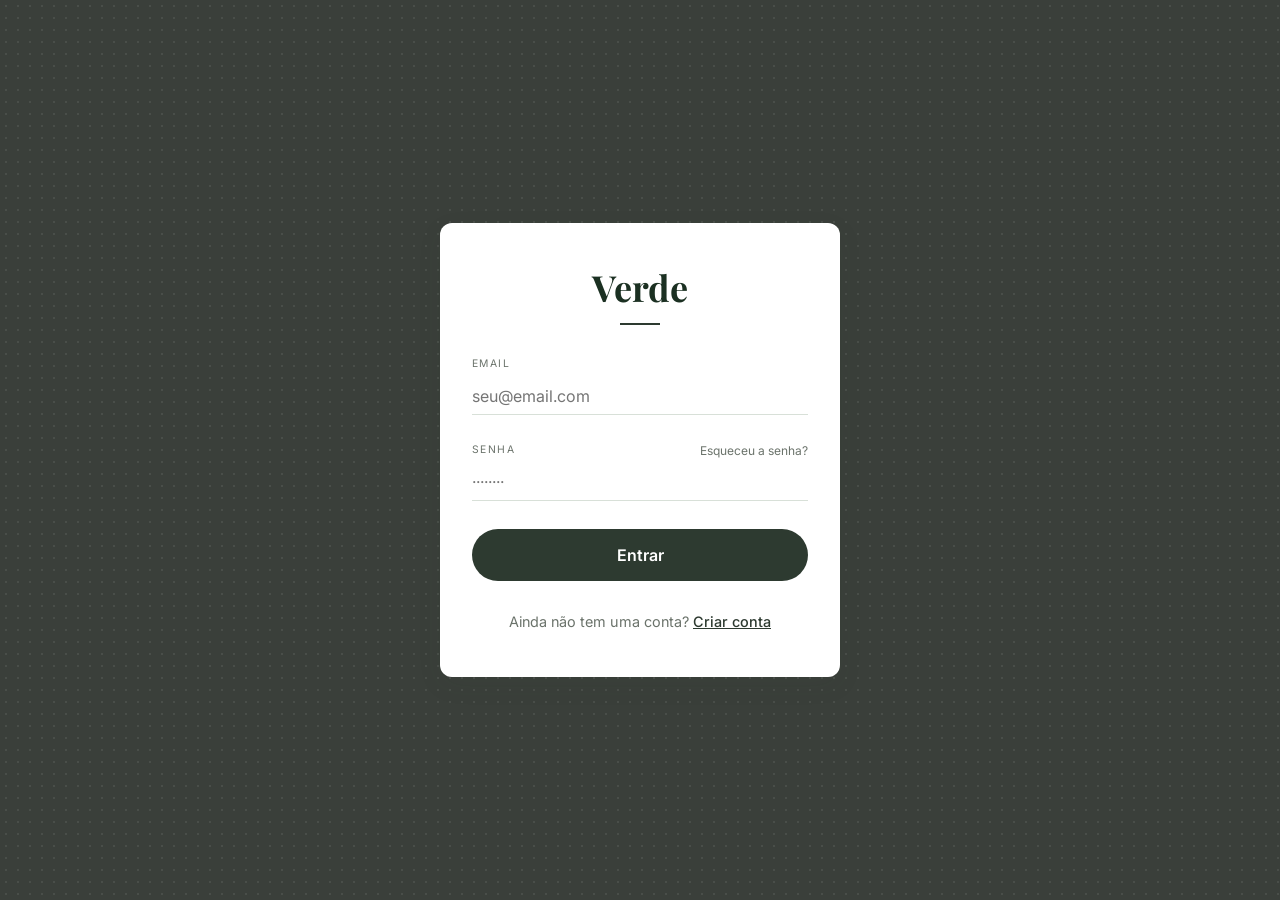
<file: aplicação/home.html>
<!DOCTYPE html>
<html lang="pt-PT">
<head>
  <meta charset="UTF-8">
  <meta name="viewport" content="width=device-width, initial-scale=1.0">
  <title>Verde — Início</title>
  <link rel="preconnect" href="https://fonts.googleapis.com">
  <link rel="preconnect" href="https://fonts.gstatic.com" crossorigin>
  <link href="https://fonts.googleapis.com/css2?family=Inter:wght@400;500;600&family=Playfair+Display:wght@600;700&display=swap" rel="stylesheet">
  <link href="https://fonts.googleapis.com/icon?family=Material+Icons+Outlined" rel="stylesheet">
  <link rel="stylesheet" href="css/styles.css">
</head>
<body class="page-app">
  <header class="app-header">
    <span class="nav-icon muted"></span>
    <h1 class="logo-serif logo-sm">Verde</h1>
    <span class="nav-icon muted"></span>
  </header>
  <main class="home-main">
    <h2 class="page-title-serif">Início</h2>
    <p class="home-intro" id="home-intro"></p>
    <div class="stats-row" id="stats-row"></div>
    <h3 class="section-label">Próximas ações</h3>
    <ul id="upcoming-list" class="upcoming-list"></ul>
    <a href="armario.html" class="btn btn-primary btn-pill btn-wide home-cta">Ver armário</a>
  </main>
  <nav class="bottom-nav" data-active="home"></nav>
  <script src="js/db.js"></script>
  <script src="js/auth.js"></script>
  <script src="js/plants.js"></script>
  <script src="js/ui.js"></script>
  <script>
    Auth.requireAuth();
    UI.renderBottomNav('home');
    const user = Auth.currentUser();
    document.getElementById('home-intro').textContent =
      'Bem-vindo de volta, ' + user.name + '. Aqui está o resumo dos cuidados com as suas plantas.';

    const all = Plants.listForUser(user.id);
    const needsWater = all.filter(p => Plants.getStatus(p) === 'rega');
    const needsFert = all.filter(p => Plants.getStatus(p) === 'adubar');
    document.getElementById('stats-row').innerHTML =
      '<div class="stat-card"><span class="stat-num">' + all.length + '</span><span class="stat-label">Plantas</span></div>' +
      '<div class="stat-card"><span class="stat-num">' + needsWater.length + '</span><span class="stat-label">Precisam rega</span></div>' +
      '<div class="stat-card"><span class="stat-num">' + needsFert.length + '</span><span class="stat-label">Adubar</span></div>';

    const upcoming = Plants.getUpcoming(user.id, 5);
    const ul = document.getElementById('upcoming-list');
    if (!upcoming.length) {
      ul.innerHTML = '<li class="upcoming-item">Sem tarefas urgentes. Excelente trabalho!</li>';
    } else {
      ul.innerHTML = upcoming.map(u =>
        '<li class="upcoming-item"><strong>' + escapeHtml(u.plant.nome) + '</strong> — ' + escapeHtml(u.label) + '</li>'
      ).join('');
    }
    function escapeHtml(s) {
      const d = document.createElement('div');
      d.textContent = s;
      return d.innerHTML;
    }
  </script>
</body>
</html>
</file>
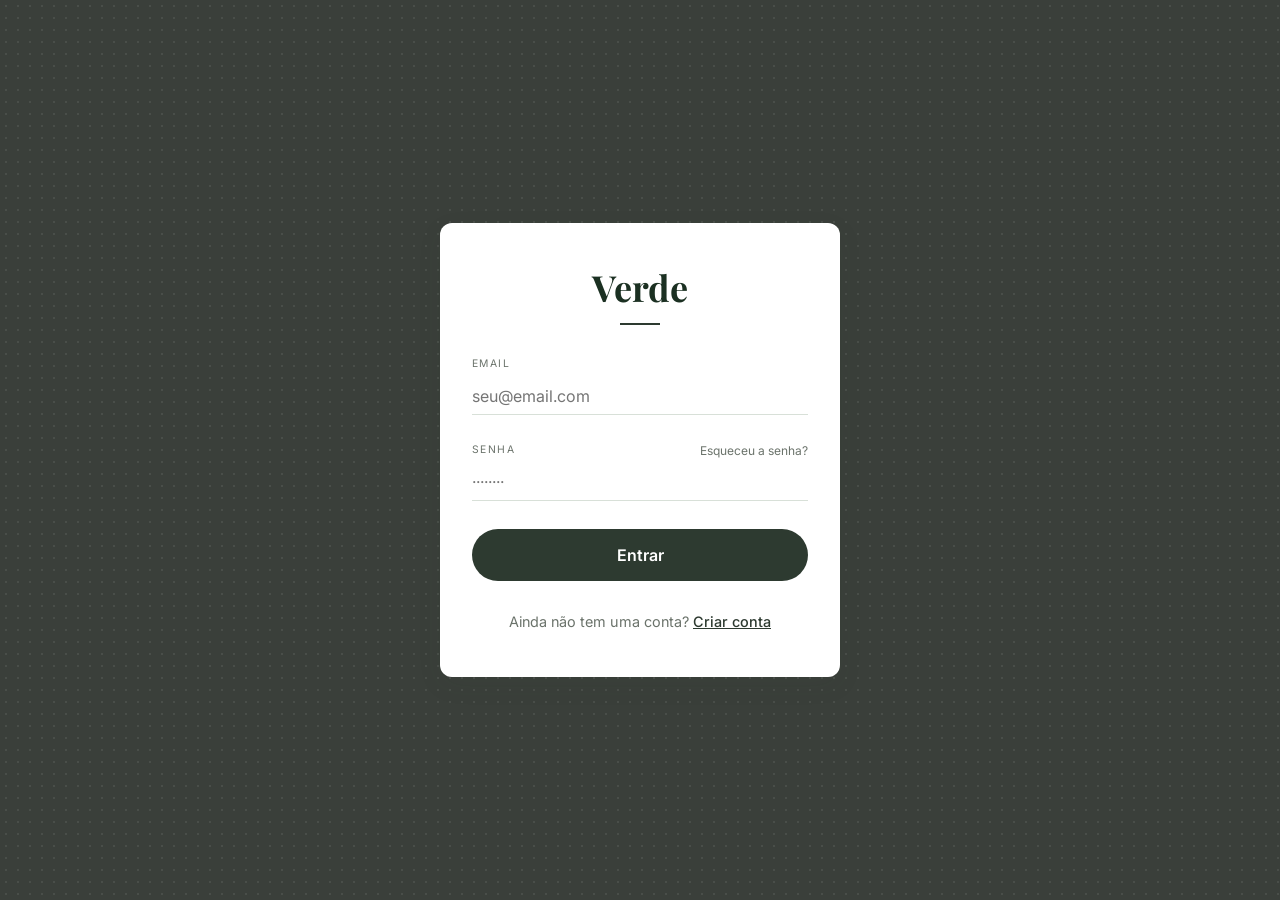
<file: aplicação/login.html>
<!DOCTYPE html>
<html lang="pt-PT">
<head>
  <meta charset="UTF-8">
  <meta name="viewport" content="width=device-width, initial-scale=1.0">
  <title>Verde — Login</title>
  <link rel="preconnect" href="https://fonts.googleapis.com">
  <link rel="preconnect" href="https://fonts.gstatic.com" crossorigin>
  <link href="https://fonts.googleapis.com/css2?family=Inter:wght@400;500;600&family=Playfair+Display:wght@600;700&display=swap" rel="stylesheet">
  <link rel="stylesheet" href="css/styles.css">
</head>
<body class="page-auth">
  <div class="auth-frame">
    <main class="auth-card">
      <h1 class="logo-serif logo-card">Verde</h1>
      <div class="logo-rule"></div>
      <form id="login-form" class="auth-form" novalidate>
        <div class="field">
          <label for="email">Email</label>
          <input type="email" id="email" name="email" placeholder="seu@email.com" autocomplete="email" required>
        </div>
        <div class="field field-row">
          <label for="password">Senha</label>
          <a href="#" class="field-link" id="forgot-link">Esqueceu a senha?</a>
          <input type="password" id="password" name="password" placeholder="········" autocomplete="current-password" required>
        </div>
        <p class="form-error" id="login-error" hidden></p>
        <button type="submit" class="btn btn-primary btn-pill btn-wide">Entrar</button>
      </form>
      <p class="auth-footer">
        Ainda não tem uma conta?
        <a href="signup.html">Criar conta</a>
      </p>
    </main>
  </div>
  <script src="js/db.js"></script>
  <script src="js/auth.js"></script>
  <script>
    if (Auth.isLoggedIn()) window.location.href = 'menu.html';

    document.getElementById('login-form').addEventListener('submit', function (e) {
      e.preventDefault();
      const err = document.getElementById('login-error');
      err.hidden = true;
      const email = document.getElementById('email').value.trim();
      const password = document.getElementById('password').value;
      const result = Auth.login(email, password);
      if (result.ok) {
        window.location.href = 'menu.html';
      } else {
        err.textContent = result.message;
        err.hidden = false;
      }
    });

    document.getElementById('forgot-link').addEventListener('click', function (e) {
      e.preventDefault();
      alert('Contacte o suporte ou registe uma nova conta com o mesmo email (funcionalidade demonstrativa).');
    });
  </script>
</body>
</html>
</file>
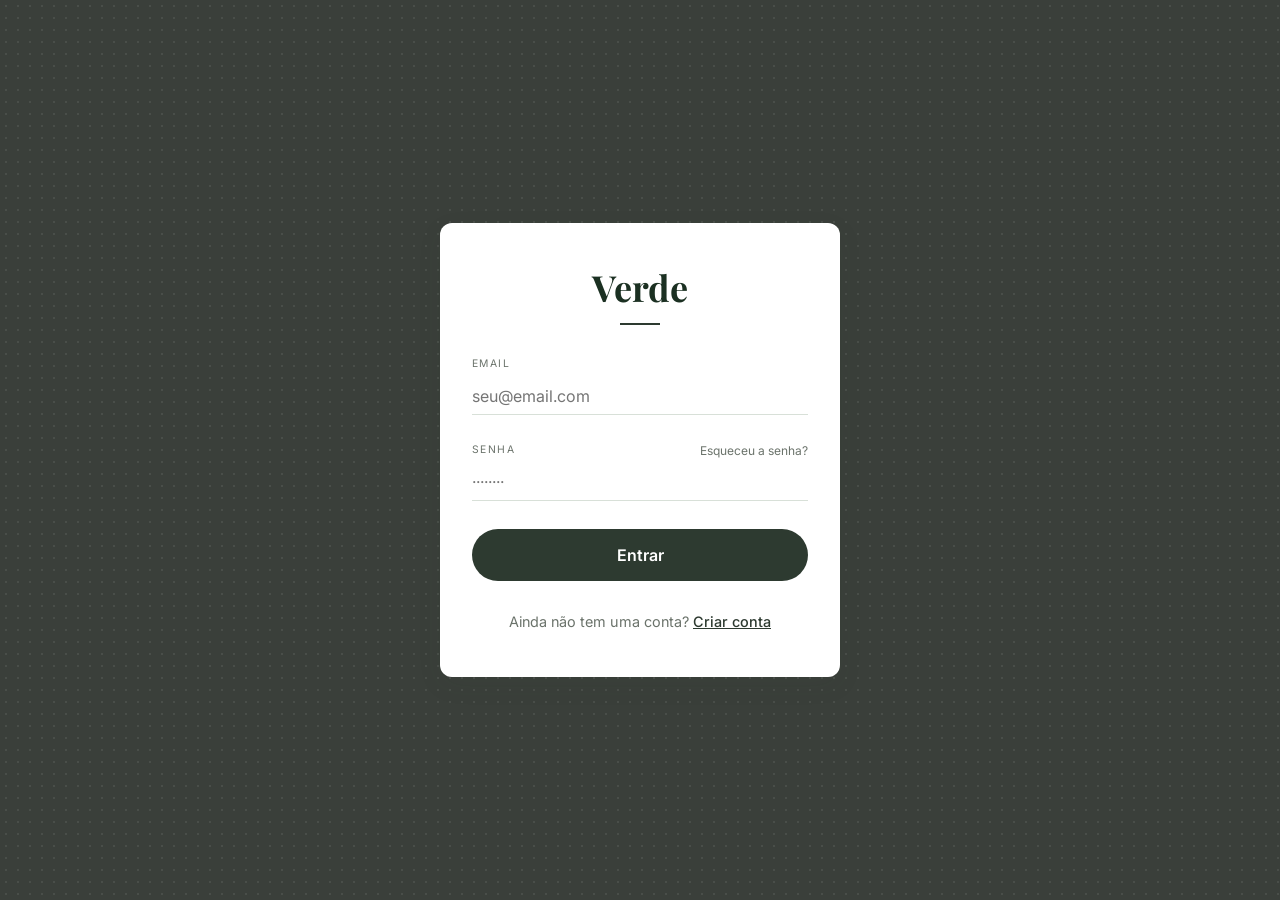
<file: aplicação/menu.html>
<!DOCTYPE html>
<html lang="pt-PT">
<head>
  <meta charset="UTF-8">
  <meta name="viewport" content="width=device-width, initial-scale=1.0">
  <title>Verde — Menu</title>
  <link rel="preconnect" href="https://fonts.googleapis.com">
  <link rel="preconnect" href="https://fonts.gstatic.com" crossorigin>
  <link href="https://fonts.googleapis.com/css2?family=Inter:wght@400;500;600&family=Playfair+Display:wght@600;700&display=swap" rel="stylesheet">
  <link href="https://fonts.googleapis.com/icon?family=Material+Icons+Outlined" rel="stylesheet">
  <link rel="stylesheet" href="css/styles.css">
</head>
<body class="page-app">
  <header class="app-header">
    <span class="material-icons-outlined nav-icon muted">menu</span>
    <h1 class="logo-serif logo-sm">Verde</h1>
    <span class="nav-icon muted"></span>
  </header>
  <main class="menu-main">
    <h2 class="page-title-serif">Menu</h2>
    <p class="menu-greeting" id="menu-greeting"></p>
    <nav class="menu-grid">
      <a href="armario.html" class="menu-card">
        <span class="material-icons-outlined menu-card-icon">potted_plant</span>
        <span class="menu-card-title">O Meu Armário</span>
        <span class="menu-card-desc">Ver, pesquisar e gerir plantas</span>
      </a>
      <a href="adicionar-planta.html" class="menu-card">
        <span class="material-icons-outlined menu-card-icon">add_circle_outline</span>
        <span class="menu-card-title">Adicionar Planta</span>
        <span class="menu-card-desc">Registar nova planta</span>
      </a>
      <a href="alertas.html" class="menu-card">
        <span class="material-icons-outlined menu-card-icon">notifications_none</span>
        <span class="menu-card-title">Alertas</span>
        <span class="menu-card-desc">Regas e adubações</span>
      </a>
      <a href="perfil.html" class="menu-card">
        <span class="material-icons-outlined menu-card-icon">settings</span>
        <span class="menu-card-title">Definições / Perfil</span>
        <span class="menu-card-desc">Conta e preferências</span>
      </a>
    </nav>
  </main>
  <nav class="bottom-nav" data-active="home"></nav>
  <script src="js/db.js"></script>
  <script src="js/auth.js"></script>
  <script src="js/plants.js"></script>
  <script src="js/ui.js"></script>
  <script>
    Auth.requireAuth();
    const user = Auth.currentUser();
    document.getElementById('menu-greeting').textContent =
      'Olá, ' + (user?.name || 'utilizador') + '. Escolha uma secção.';
    UI.renderBottomNav('home');
  </script>
</body>
</html>
</file>
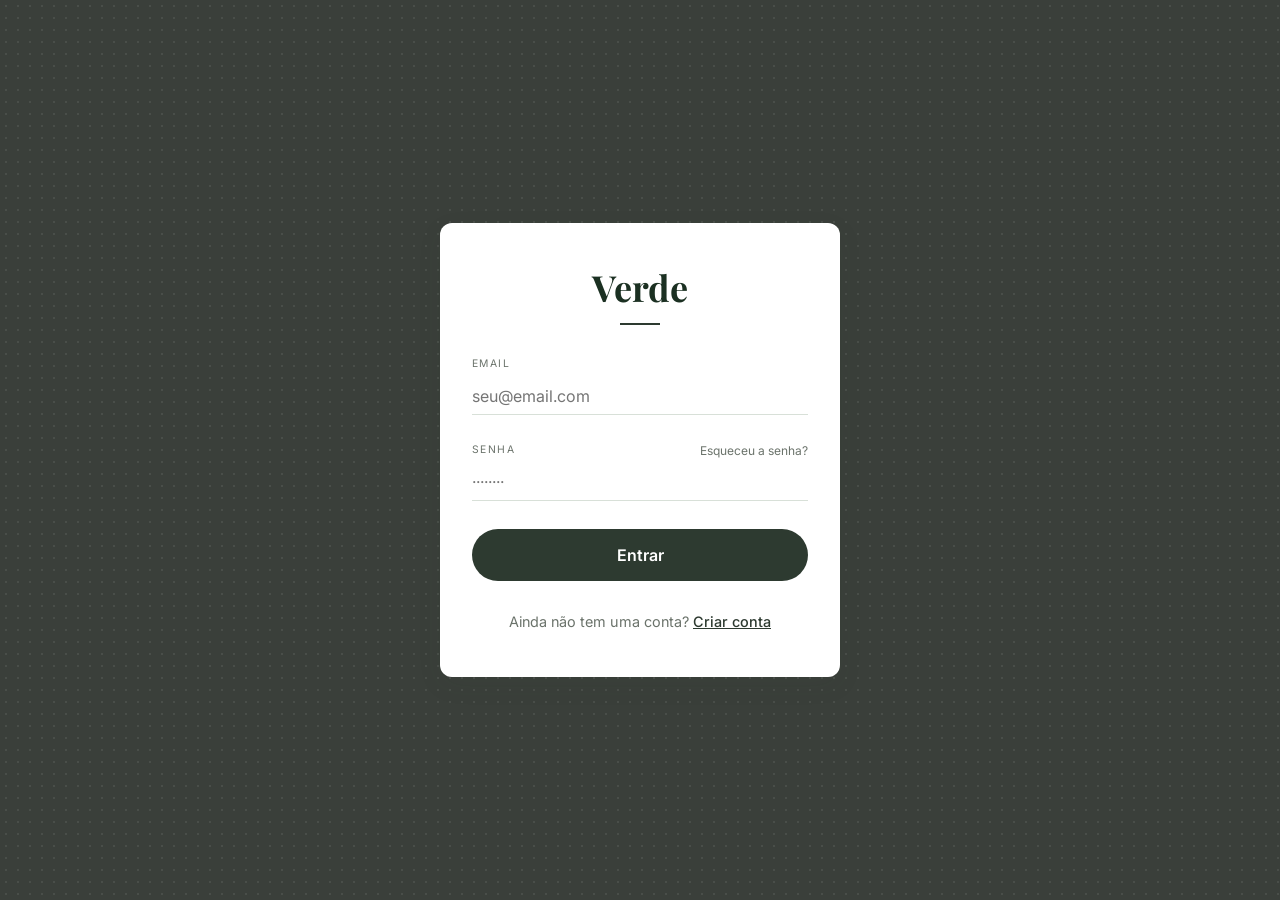
<file: aplicação/perfil.html>
<!DOCTYPE html>
<html lang="pt-PT">
<head>
  <meta charset="UTF-8">
  <meta name="viewport" content="width=device-width, initial-scale=1.0">
  <title>Verde — Perfil</title>
  <link rel="preconnect" href="https://fonts.googleapis.com">
  <link rel="preconnect" href="https://fonts.gstatic.com" crossorigin>
  <link href="https://fonts.googleapis.com/css2?family=Inter:wght@400;500;600&family=Playfair+Display:wght@600;700&display=swap" rel="stylesheet">
  <link href="https://fonts.googleapis.com/icon?family=Material+Icons+Outlined" rel="stylesheet">
  <link rel="stylesheet" href="css/styles.css">
</head>
<body class="page-app">
  <header class="app-header">
    <a href="menu.html" class="nav-icon"><span class="material-icons-outlined">arrow_back</span></a>
    <h1 class="logo-serif logo-sm">Verde</h1>
    <span class="nav-icon"></span>
  </header>
  <main class="profile-main">
    <h2 class="page-title-serif">Definições / Perfil</h2>
    <form id="profile-form" class="plant-form profile-form">
      <div class="field">
        <label for="name">Nome</label>
        <input type="text" id="name" required>
      </div>
      <div class="field">
        <label for="email">Email</label>
        <input type="email" id="email" readonly class="readonly">
      </div>
      <div class="field">
        <label for="notificacoes">Lembretes de rega</label>
        <div class="select-wrap">
          <select id="notificacoes">
            <option value="on">Ativados</option>
            <option value="off">Desativados</option>
          </select>
          <span class="material-icons-outlined select-chevron">expand_more</span>
        </div>
      </div>
      <p class="form-success" id="profile-success" hidden>Perfil guardado com sucesso.</p>
      <button type="submit" class="btn btn-primary btn-pill btn-wide">Guardar perfil</button>
    </form>
    <button type="button" id="btn-logout" class="btn btn-secondary btn-pill btn-wide">Terminar sessão</button>
  </main>
  <nav class="bottom-nav" data-active="profile"></nav>
  <script src="js/db.js"></script>
  <script src="js/auth.js"></script>
  <script src="js/ui.js"></script>
  <script>
    Auth.requireAuth();
    UI.renderBottomNav('profile');
    const user = Auth.currentUser();
    document.getElementById('name').value = user.name || '';
    document.getElementById('email').value = user.email || '';
    const settings = DB.getSettings(user.id);
    document.getElementById('notificacoes').value = settings.notifications ? 'on' : 'off';

    document.getElementById('profile-form').addEventListener('submit', function (e) {
      e.preventDefault();
      const name = document.getElementById('name').value.trim();
      Auth.updateProfile(user.id, { name });
      DB.saveSettings(user.id, {
        notifications: document.getElementById('notificacoes').value === 'on'
      });
      const ok = document.getElementById('profile-success');
      ok.hidden = false;
      setTimeout(() => { ok.hidden = true; }, 3000);
    });

    document.getElementById('btn-logout').addEventListener('click', function () {
      Auth.logout();
      window.location.href = 'index.html';
    });
  </script>
</body>
</html>
</file>
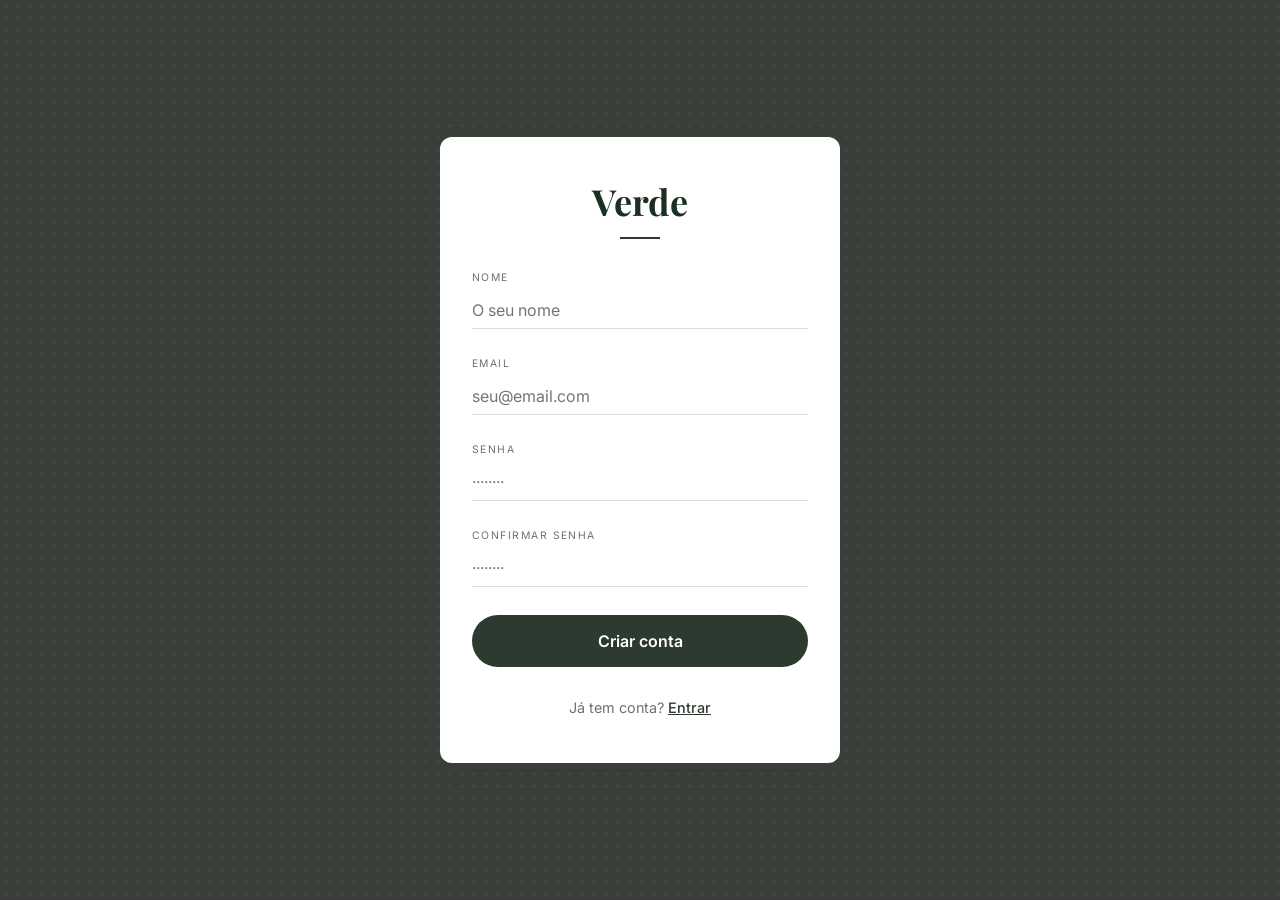
<file: aplicação/signup.html>
<!DOCTYPE html>
<html lang="pt-PT">
<head>
  <meta charset="UTF-8">
  <meta name="viewport" content="width=device-width, initial-scale=1.0">
  <title>Verde — Criar conta</title>
  <link rel="preconnect" href="https://fonts.googleapis.com">
  <link rel="preconnect" href="https://fonts.gstatic.com" crossorigin>
  <link href="https://fonts.googleapis.com/css2?family=Inter:wght@400;500;600&family=Playfair+Display:wght@600;700&display=swap" rel="stylesheet">
  <link rel="stylesheet" href="css/styles.css">
</head>
<body class="page-auth">
  <div class="auth-frame">
    <main class="auth-card">
      <h1 class="logo-serif logo-card">Verde</h1>
      <div class="logo-rule"></div>
      <form id="signup-form" class="auth-form" novalidate>
        <div class="field">
          <label for="name">Nome</label>
          <input type="text" id="name" name="name" placeholder="O seu nome" required>
        </div>
        <div class="field">
          <label for="email">Email</label>
          <input type="email" id="email" name="email" placeholder="seu@email.com" autocomplete="email" required>
        </div>
        <div class="field">
          <label for="password">Senha</label>
          <input type="password" id="password" name="password" placeholder="········" minlength="6" required>
        </div>
        <div class="field">
          <label for="password2">Confirmar senha</label>
          <input type="password" id="password2" name="password2" placeholder="········" minlength="6" required>
        </div>
        <p class="form-error" id="signup-error" hidden></p>
        <button type="submit" class="btn btn-primary btn-pill btn-wide">Criar conta</button>
      </form>
      <p class="auth-footer">
        Já tem conta?
        <a href="login.html">Entrar</a>
      </p>
    </main>
  </div>
  <script src="js/db.js"></script>
  <script src="js/auth.js"></script>
  <script>
    if (Auth.isLoggedIn()) window.location.href = 'menu.html';

    document.getElementById('signup-form').addEventListener('submit', function (e) {
      e.preventDefault();
      const err = document.getElementById('signup-error');
      err.hidden = true;
      const name = document.getElementById('name').value.trim();
      const email = document.getElementById('email').value.trim();
      const password = document.getElementById('password').value;
      const password2 = document.getElementById('password2').value;
      if (password !== password2) {
        err.textContent = 'As palavras-passe não coincidem.';
        err.hidden = false;
        return;
      }
      const result = Auth.register(name, email, password);
      if (result.ok) {
        window.location.href = 'menu.html';
      } else {
        err.textContent = result.message;
        err.hidden = false;
      }
    });
  </script>
</body>
</html>
</file>
<file: aplicação/css/styles.css>
:root {
  --green-dark: #2d3a30;
  --green-darker: #1b3022;
  --bg: #f7fbf7;
  --bg-card: #ffffff;
  --text: #2a2f2a;
  --text-muted: #6b736b;
  --line: #d8e0d8;
  --pill-inactive: #e8ece8;
  --badge-water: #f5dce0;
  --badge-water-text: #8b4a52;
  --badge-healthy: #dce8dc;
  --badge-healthy-text: #3d5c3d;
  --badge-fert: #e8e8e8;
  --badge-fert-text: #5a5a5a;
  --danger: #8b3a3a;
  --radius-card: 20px;
  --radius-pill: 999px;
  --shadow: 0 8px 24px rgba(45, 58, 48, 0.08);
  --font-serif: "Playfair Display", Georgia, serif;
  --font-sans: "Inter", system-ui, sans-serif;
  --max-width: 420px;
}

*,
*::before,
*::after {
  box-sizing: border-box;
}

html {
  -webkit-text-size-adjust: 100%;
}

body {
  margin: 0;
  min-height: 100dvh;
  font-family: var(--font-sans);
  color: var(--text);
  background: var(--bg);
}

a {
  color: var(--green-dark);
  text-decoration: none;
}

img {
  max-width: 100%;
  display: block;
}

.logo-serif {
  font-family: var(--font-serif);
  font-weight: 700;
  color: var(--green-darker);
  margin: 0;
}

.logo-sm {
  font-size: 1.35rem;
  letter-spacing: 0.02em;
}

.page-title-serif {
  font-family: var(--font-serif);
  font-size: 1.75rem;
  font-weight: 700;
  color: var(--green-darker);
  margin: 0 0 1rem;
}

.btn {
  display: inline-flex;
  align-items: center;
  justify-content: center;
  gap: 0.5rem;
  border: none;
  cursor: pointer;
  font-family: var(--font-sans);
  font-weight: 600;
  font-size: 1rem;
  transition: opacity 0.15s, transform 0.1s;
}

.btn:active {
  transform: scale(0.98);
}

.btn-primary {
  background: var(--green-dark);
  color: #fff;
}

.btn-secondary {
  background: var(--pill-inactive);
  color: var(--green-darker);
}

.btn-danger {
  background: transparent;
  color: var(--danger);
  border: 1px solid var(--danger);
  margin-top: 0.75rem;
}

.btn-pill {
  border-radius: var(--radius-pill);
  padding: 1rem 1.5rem;
}

.btn-wide {
  width: 100%;
}

.btn-icon {
  background: none;
  border: none;
  padding: 0.25rem;
  cursor: pointer;
  color: inherit;
  display: inline-flex;
  align-items: center;
}

/* Splash */
.page-splash {
  background: var(--bg);
}

.splash {
  max-width: var(--max-width);
  margin: 0 auto;
  min-height: 100dvh;
  padding: 3rem 1.75rem 2.5rem;
  display: flex;
  flex-direction: column;
  align-items: center;
  text-align: center;
}

.splash .logo-serif {
  font-size: 3.25rem;
  margin-top: 2rem;
}

.splash-tagline {
  color: var(--text-muted);
  font-size: 1.05rem;
  line-height: 1.55;
  max-width: 18rem;
  margin: 1.5rem 0 auto;
  flex: 1;
}

.splash .btn-primary {
  margin-bottom: 1.25rem;
  padding: 1.1rem 2rem;
  font-size: 1.05rem;
}

.link-uppercase {
  font-size: 0.7rem;
  letter-spacing: 0.12em;
  text-transform: uppercase;
  color: var(--text-muted);
  font-weight: 500;
}

/* Auth */
.page-auth {
  min-height: 100dvh;
  background: #3a3f3a;
  background-image: radial-gradient(circle, rgba(255, 255, 255, 0.08) 1px, transparent 1px);
  background-size: 12px 12px;
  display: flex;
  align-items: center;
  justify-content: center;
  padding: 1.5rem;
}

.auth-frame {
  width: 100%;
  max-width: 400px;
}

.auth-card {
  background: var(--bg-card);
  border-radius: 12px;
  padding: 2.5rem 2rem 2rem;
  box-shadow: var(--shadow);
}

.logo-card {
  text-align: center;
  font-size: 2.25rem;
}

.logo-rule {
  width: 2.5rem;
  height: 2px;
  background: var(--green-dark);
  margin: 0.75rem auto 2rem;
}

.auth-form .field {
  margin-bottom: 1.75rem;
}

.field label {
  display: block;
  font-size: 0.65rem;
  letter-spacing: 0.14em;
  text-transform: uppercase;
  color: var(--text-muted);
  margin-bottom: 0.5rem;
}

.field-row {
  position: relative;
}

.field-link {
  position: absolute;
  right: 0;
  top: 0;
  font-size: 0.75rem;
  color: var(--text-muted);
}

.field input,
.field select {
  width: 100%;
  border: none;
  border-bottom: 1px solid var(--line);
  padding: 0.5rem 0;
  font-size: 1rem;
  background: transparent;
  font-family: var(--font-sans);
  color: var(--text);
  outline: none;
}

.field input:focus {
  border-bottom-color: var(--green-dark);
}

.field input.readonly {
  color: var(--text-muted);
}

.auth-footer {
  text-align: center;
  margin-top: 2rem;
  font-size: 0.9rem;
  color: var(--text-muted);
}

.auth-footer a {
  text-decoration: underline;
  font-weight: 500;
}

.form-error {
  color: var(--danger);
  font-size: 0.875rem;
  margin: -0.5rem 0 1rem;
}

.form-success {
  color: var(--badge-healthy-text);
  font-size: 0.875rem;
  margin-bottom: 1rem;
}

/* App shell */
.page-app {
  padding-bottom: 5.5rem;
  max-width: var(--max-width);
  margin: 0 auto;
  background: var(--bg);
  min-height: 100dvh;
  box-shadow: 0 0 0 1px var(--line);
}

.app-header,
.form-header {
  display: flex;
  align-items: center;
  justify-content: space-between;
  padding: 1rem 1.25rem;
  background: var(--bg);
}

.nav-icon {
  width: 2.5rem;
  height: 2.5rem;
  display: inline-flex;
  align-items: center;
  justify-content: center;
  color: var(--green-darker);
}

.nav-icon.muted {
  visibility: hidden;
}

.search-bar {
  display: flex;
  align-items: center;
  gap: 0.5rem;
  margin: 0 1.25rem 0.5rem;
  padding: 0.65rem 1rem;
  background: var(--bg-card);
  border-radius: var(--radius-pill);
  border: 1px solid var(--line);
}

.search-bar input {
  flex: 1;
  border: none;
  background: transparent;
  font-size: 0.95rem;
  outline: none;
}

/* Cabinet */
.cabinet-main,
.menu-main,
.home-main,
.alerts-main,
.profile-main {
  padding: 0 1.25rem 1.5rem;
}

.cabinet-head {
  display: flex;
  align-items: center;
  justify-content: space-between;
  gap: 1rem;
}

.cabinet-head .page-title-serif {
  margin-bottom: 0.75rem;
}

.fab-add {
  width: 2.75rem;
  height: 2.75rem;
  border-radius: 50%;
  background: var(--green-dark);
  color: #fff;
  display: flex;
  align-items: center;
  justify-content: center;
  flex-shrink: 0;
  margin-bottom: 0.75rem;
}

.filter-pills {
  display: flex;
  gap: 0.5rem;
  margin-bottom: 1.25rem;
  flex-wrap: wrap;
}

.pill {
  border: none;
  padding: 0.55rem 1.15rem;
  border-radius: var(--radius-pill);
  font-size: 0.85rem;
  font-weight: 500;
  cursor: pointer;
  background: var(--pill-inactive);
  color: var(--text);
  font-family: var(--font-sans);
}

.pill.active {
  background: var(--green-dark);
  color: #fff;
}

.plant-list {
  display: flex;
  flex-direction: column;
  gap: 1.25rem;
}

.plant-card {
  background: var(--bg-card);
  border-radius: var(--radius-card);
  overflow: hidden;
  box-shadow: var(--shadow);
  display: block;
  color: inherit;
  cursor: pointer;
}

.plant-card-image-wrap {
  position: relative;
  aspect-ratio: 16 / 10;
  background: #e5ebe5;
  overflow: hidden;
}

.plant-card-image-wrap img {
  width: 100%;
  height: 100%;
  object-fit: cover;
}

.plant-badge {
  position: absolute;
  top: 0.75rem;
  left: 0.75rem;
  display: inline-flex;
  align-items: center;
  gap: 0.35rem;
  padding: 0.35rem 0.65rem;
  border-radius: var(--radius-pill);
  font-size: 0.7rem;
  font-weight: 600;
}

.badge-rega {
  background: var(--badge-water);
  color: var(--badge-water-text);
}

.badge-saudavel {
  background: var(--badge-healthy);
  color: var(--badge-healthy-text);
}

.badge-adubar {
  background: var(--badge-fert);
  color: var(--badge-fert-text);
}

.plant-card-body {
  padding: 1rem 1.1rem 1.15rem;
  position: relative;
}

.plant-card-top {
  display: flex;
  align-items: flex-start;
  justify-content: space-between;
  gap: 0.5rem;
}

.plant-name {
  font-family: var(--font-serif);
  font-size: 1.2rem;
  font-weight: 700;
  margin: 0;
}

.plant-location {
  font-size: 0.85rem;
  color: var(--text-muted);
  margin: 0.25rem 0 0;
}

.plant-menu-btn {
  background: none;
  border: none;
  padding: 0.25rem;
  cursor: pointer;
  color: var(--text-muted);
}

.plant-next {
  font-size: 0.8rem;
  color: var(--text-muted);
  margin-top: 0.75rem;
}

.empty-state {
  text-align: center;
  color: var(--text-muted);
  padding: 2rem 1rem;
}

/* Form pages */
.page-form {
  background: #f8faf7;
}

.form-title {
  font-size: 1.35rem;
  margin: 0;
  flex: 1;
  text-align: center;
}

.form-main {
  padding: 1rem 1.25rem 2rem;
}

.photo-upload {
  display: flex;
  flex-direction: column;
  align-items: center;
  justify-content: center;
  min-height: 160px;
  background: #eef2ee;
  border-radius: 16px;
  margin-bottom: 2rem;
  cursor: pointer;
  position: relative;
  overflow: hidden;
}

.photo-upload.has-image .photo-icon,
.photo-upload.has-image .photo-text {
  display: none;
}

.photo-icon {
  font-size: 2rem;
  color: var(--text-muted);
}

.photo-text {
  font-size: 0.65rem;
  letter-spacing: 0.14em;
  text-transform: uppercase;
  color: var(--text-muted);
  margin-top: 0.5rem;
}

#photo-preview {
  position: absolute;
  inset: 0;
  width: 100%;
  height: 100%;
  object-fit: cover;
}

.plant-form .field {
  margin-bottom: 1.75rem;
}

.select-wrap {
  position: relative;
}

.select-wrap select {
  appearance: none;
  width: 100%;
  border: none;
  border-bottom: 1px solid var(--line);
  padding: 0.5rem 1.5rem 0.5rem 0;
  font-size: 1rem;
  background: transparent;
  font-family: var(--font-sans);
  cursor: pointer;
}

.select-chevron {
  position: absolute;
  right: 0;
  bottom: 0.35rem;
  pointer-events: none;
  color: var(--text-muted);
}

/* Menu */
.menu-greeting {
  color: var(--text-muted);
  margin: -0.5rem 0 1.5rem;
}

.menu-grid {
  display: grid;
  gap: 1rem;
}

.menu-card {
  background: var(--bg-card);
  border-radius: var(--radius-card);
  padding: 1.25rem;
  box-shadow: var(--shadow);
  display: flex;
  flex-direction: column;
  gap: 0.35rem;
}

.menu-card-icon {
  font-size: 1.75rem;
  color: var(--green-dark);
}

.menu-card-title {
  font-family: var(--font-serif);
  font-size: 1.15rem;
  font-weight: 700;
}

.menu-card-desc {
  font-size: 0.85rem;
  color: var(--text-muted);
}

/* Home */
.home-intro {
  color: var(--text-muted);
  line-height: 1.5;
  margin-bottom: 1.5rem;
}

.stats-row {
  display: grid;
  grid-template-columns: repeat(3, 1fr);
  gap: 0.75rem;
  margin-bottom: 1.5rem;
}

.stat-card {
  background: var(--bg-card);
  border-radius: 14px;
  padding: 1rem 0.5rem;
  text-align: center;
  box-shadow: var(--shadow);
}

.stat-num {
  display: block;
  font-family: var(--font-serif);
  font-size: 1.5rem;
  font-weight: 700;
  color: var(--green-darker);
}

.stat-label {
  font-size: 0.65rem;
  text-transform: uppercase;
  letter-spacing: 0.06em;
  color: var(--text-muted);
}

.section-label {
  font-size: 0.75rem;
  text-transform: uppercase;
  letter-spacing: 0.1em;
  color: var(--text-muted);
  margin-bottom: 0.75rem;
}

.upcoming-list {
  list-style: none;
  padding: 0;
  margin: 0 0 1.5rem;
}

.upcoming-item {
  background: var(--bg-card);
  padding: 0.85rem 1rem;
  border-radius: 12px;
  margin-bottom: 0.5rem;
  font-size: 0.9rem;
}

.home-cta {
  text-decoration: none;
}

/* Alerts */
.alerts-list {
  display: flex;
  flex-direction: column;
  gap: 0.75rem;
}

.alert-card {
  display: flex;
  align-items: center;
  gap: 1rem;
  padding: 1rem;
  background: var(--bg-card);
  border-radius: 14px;
  box-shadow: var(--shadow);
  color: inherit;
}

.alert-card div {
  flex: 1;
  display: flex;
  flex-direction: column;
  gap: 0.2rem;
}

.alert-card span:not(.material-icons-outlined) {
  font-size: 0.85rem;
  color: var(--text-muted);
}

.alert-card .chevron {
  color: var(--text-muted);
}

.alert-rega .material-icons-outlined:first-child {
  color: var(--badge-water-text);
}

.alert-adubar .material-icons-outlined:first-child {
  color: var(--badge-fert-text);
}

/* Bottom nav */
.bottom-nav {
  position: fixed;
  bottom: 0;
  left: 50%;
  transform: translateX(-50%);
  width: 100%;
  max-width: var(--max-width);
  display: flex;
  justify-content: space-around;
  align-items: center;
  padding: 0.65rem 0 calc(0.65rem + env(safe-area-inset-bottom));
  background: var(--bg-card);
  border-top: 1px solid var(--line);
  z-index: 100;
}

.bottom-nav a {
  display: flex;
  flex-direction: column;
  align-items: center;
  gap: 0.15rem;
  font-size: 0.65rem;
  color: var(--text-muted);
  padding: 0.35rem 0.75rem;
  border-radius: var(--radius-pill);
}

.bottom-nav a.active {
  color: var(--green-darker);
}

.bottom-nav a.active .nav-dot-wrap {
  background: var(--green-dark);
  color: #fff;
  border-radius: 50%;
  width: 2.5rem;
  height: 2.5rem;
  display: flex;
  align-items: center;
  justify-content: center;
}

.bottom-nav .nav-dot-wrap {
  width: 2.5rem;
  height: 2.5rem;
  display: flex;
  align-items: center;
  justify-content: center;
}

.profile-form {
  margin-bottom: 1rem;
}

@media (min-width: 421px) {
  body.page-app,
  body.page-splash {
    background: #e8ece8;
  }
}
</file>
